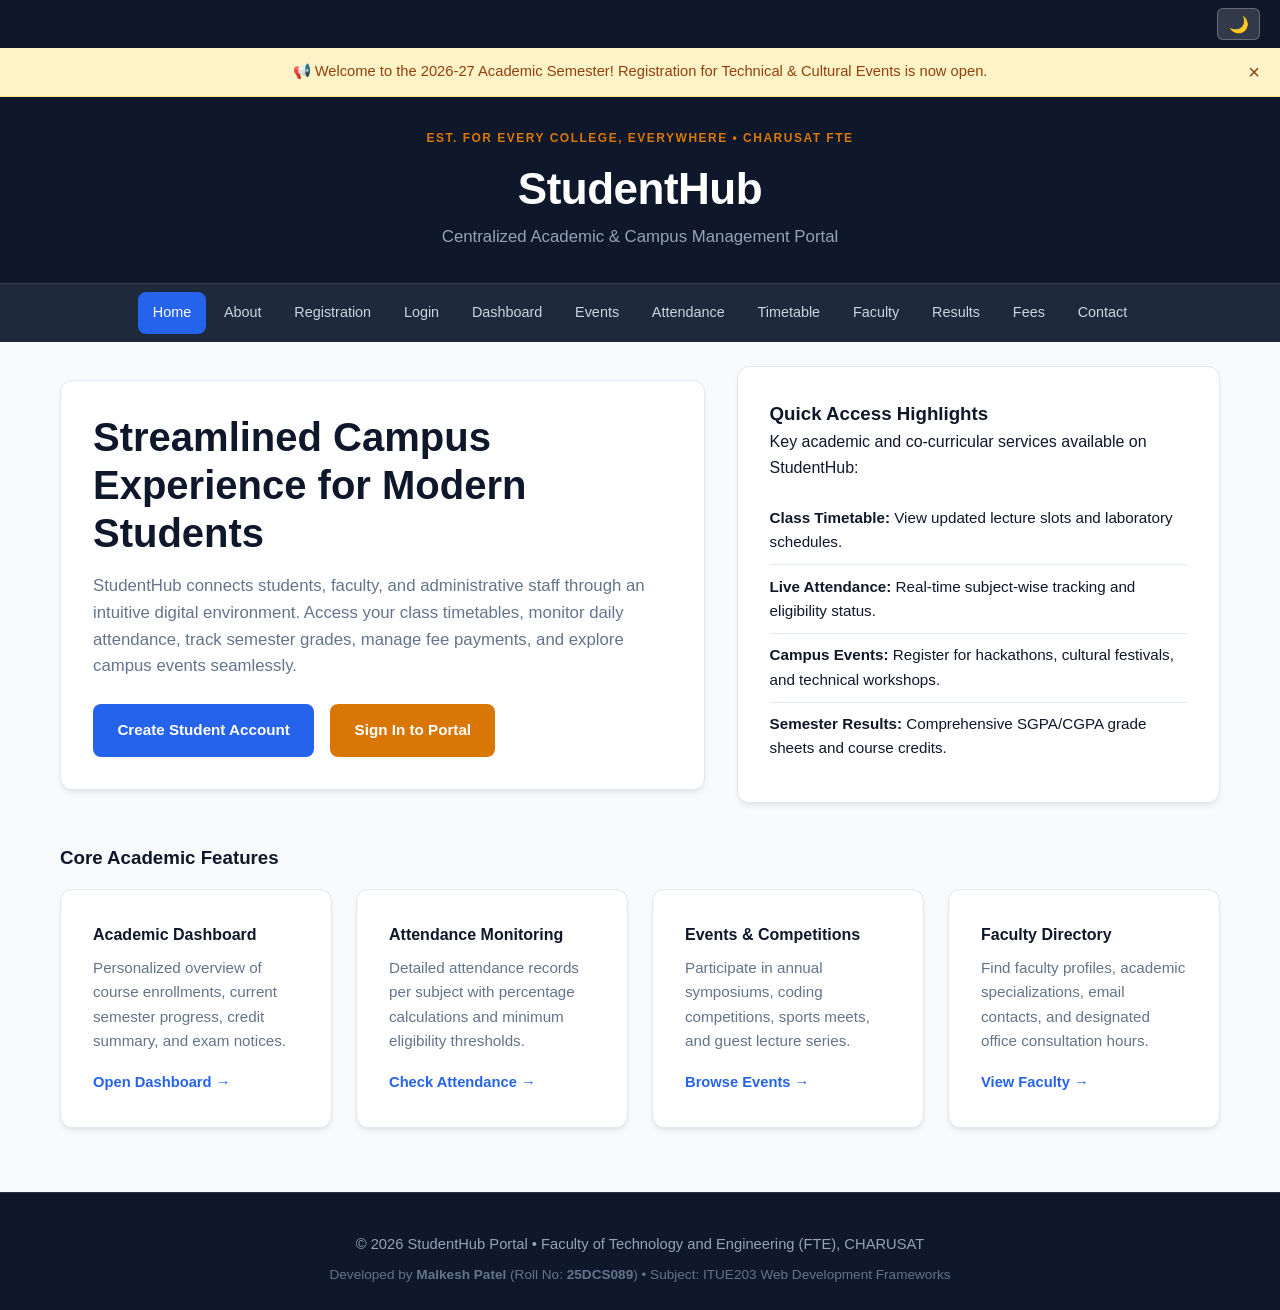
<file: index.html>
<!DOCTYPE html>
<html lang="en">
<head>
  <meta charset="UTF-8" />
  <meta name="viewport" content="width=device-width, initial-scale=1.0" />
  <title>StudentHub | College Academic Portal</title>
  <link rel="stylesheet" href="style.css" />
</head>
<body>
  <div class="top-tools">
    <button class="theme-btn" type="button" aria-label="Switch theme" onclick="toggleTheme()">🌙</button>
    <button class="menu-btn" type="button" aria-label="Toggle menu" onclick="toggleMenu()">☰</button>
  </div>

  <div class="site-banner" id="banner">
    📢 Welcome to the 2026-27 Academic Semester! Registration for Technical & Cultural Events is now open.
    <button class="banner-close" type="button" aria-label="Close banner" onclick="closeBanner()">×</button>
  </div>

  <header class="site-header">
    <div class="topbar">EST. FOR EVERY COLLEGE, EVERYWHERE • CHARUSAT FTE</div>
    <div class="header-content">
      <h1>StudentHub</h1>
      <p>Centralized Academic & Campus Management Portal</p>
    </div>
  </header>

  <nav class="navbar" id="menu" aria-label="Main navigation">
    <a class="active" href="index.html">Home</a>
    <a href="about.html">About</a>
    <a href="registration.html">Registration</a>
    <a href="login.html">Login</a>
    <a href="dashboard.html">Dashboard</a>
    <a href="events.html">Events</a>
    <a href="attendence.html">Attendance</a>
    <a href="timetable.html">Timetable</a>
    <a href="faculty.html">Faculty</a>
    <a href="results.html">Results</a>
    <a href="fees.html">Fees</a>
    <a href="contact.html">Contact</a>
  </nav>

  <main class="section">
    <div class="container">
      <div class="hero">
        <div class="hero-copy">
          <h2>Streamlined Campus Experience for Modern Students</h2>
          <p>StudentHub connects students, faculty, and administrative staff through an intuitive digital environment. Access your class timetables, monitor daily attendance, track semester grades, manage fee payments, and explore campus events seamlessly.</p>
          <div class="hero-actions">
            <a class="btn btn-primary" href="registration.html">Create Student Account</a>
            <a class="btn btn-secondary" href="login.html">Sign In to Portal</a>
          </div>
        </div>

        <div class="hero-panel">
          <h3>Quick Access Highlights</h3>
          <p class="muted">Key academic and co-curricular services available on StudentHub:</p>
          <ul class="quick-links">
            <li><strong>Class Timetable:</strong> View updated lecture slots and laboratory schedules.</li>
            <li><strong>Live Attendance:</strong> Real-time subject-wise tracking and eligibility status.</li>
            <li><strong>Campus Events:</strong> Register for hackathons, cultural festivals, and technical workshops.</li>
            <li><strong>Semester Results:</strong> Comprehensive SGPA/CGPA grade sheets and course credits.</li>
          </ul>
        </div>
      </div>

      <section class="portal-features" style="margin-top: 2.5rem;">
        <h3 class="section-title">Core Academic Features</h3>
        <div class="features-grid">
          <article class="card">
            <h4>Academic Dashboard</h4>
            <p>Personalized overview of course enrollments, current semester progress, credit summary, and exam notices.</p>
            <a href="dashboard.html" class="link-arrow">Open Dashboard →</a>
          </article>
          <article class="card">
            <h4>Attendance Monitoring</h4>
            <p>Detailed attendance records per subject with percentage calculations and minimum eligibility thresholds.</p>
            <a href="attendence.html" class="link-arrow">Check Attendance →</a>
          </article>
          <article class="card">
            <h4>Events & Competitions</h4>
            <p>Participate in annual symposiums, coding competitions, sports meets, and guest lecture series.</p>
            <a href="events.html" class="link-arrow">Browse Events →</a>
          </article>
          <article class="card">
            <h4>Faculty Directory</h4>
            <p>Find faculty profiles, academic specializations, email contacts, and designated office consultation hours.</p>
            <a href="faculty.html" class="link-arrow">View Faculty →</a>
          </article>
        </div>
      </section>
    </div>
  </main>

  <footer class="footer">
    <div class="container">
      <p>&copy; 2026 StudentHub Portal • Faculty of Technology and Engineering (FTE), CHARUSAT</p>
      <p class="sub-footer">Developed by <strong>Malkesh Patel</strong> (Roll No: <strong>25DCS089</strong>) • Subject: ITUE203 Web Development Frameworks</p>
    </div>
  </footer>

  <script src="script.js"></script>
</body>
</html>
</file>
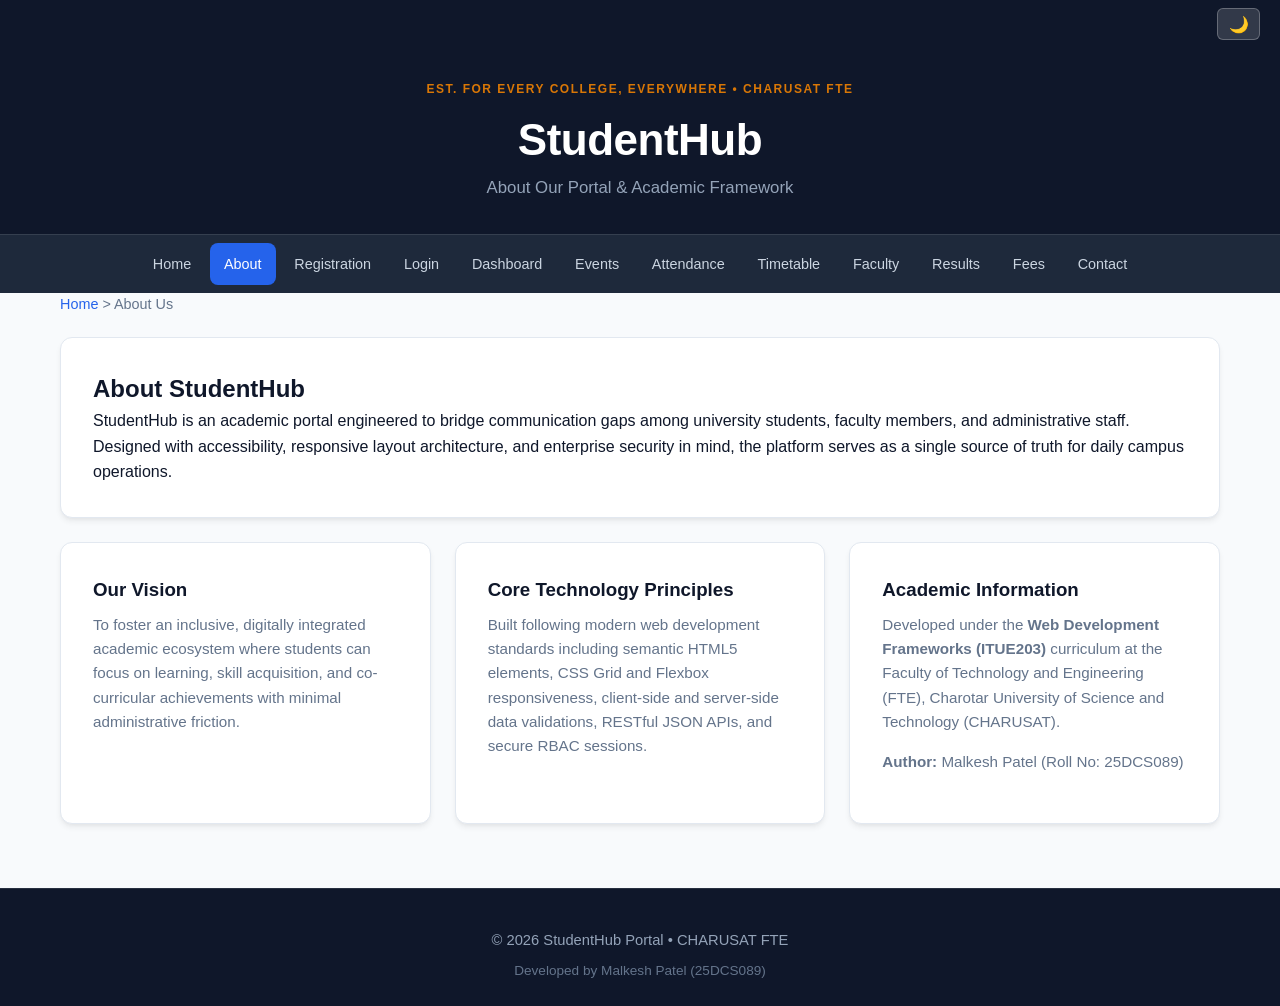
<file: about.html>
<!DOCTYPE html>
<html lang="en">
<head>
  <meta charset="UTF-8" />
  <meta name="viewport" content="width=device-width, initial-scale=1.0" />
  <title>StudentHub | About Us</title>
  <link rel="stylesheet" href="style.css" />
</head>
<body>
  <div class="top-tools">
    <button class="theme-btn" type="button" aria-label="Switch theme" onclick="toggleTheme()">🌙</button>
    <button class="menu-btn" type="button" aria-label="Toggle menu" onclick="toggleMenu()">☰</button>
  </div>

  <header class="site-header">
    <div class="topbar">EST. FOR EVERY COLLEGE, EVERYWHERE • CHARUSAT FTE</div>
    <div class="header-content">
      <h1>StudentHub</h1>
      <p>About Our Portal & Academic Framework</p>
    </div>
  </header>

  <nav class="navbar" id="menu" aria-label="Main navigation">
    <a href="index.html">Home</a>
    <a class="active" href="about.html">About</a>
    <a href="registration.html">Registration</a>
    <a href="login.html">Login</a>
    <a href="dashboard.html">Dashboard</a>
    <a href="events.html">Events</a>
    <a href="attendence.html">Attendance</a>
    <a href="timetable.html">Timetable</a>
    <a href="faculty.html">Faculty</a>
    <a href="results.html">Results</a>
    <a href="fees.html">Fees</a>
    <a href="contact.html">Contact</a>
  </nav>

  <main class="section">
    <div class="container">
      <nav class="breadcrumb" aria-label="Breadcrumb">
        <a href="index.html">Home</a> &gt; <span>About Us</span>
      </nav>

      <section class="panel">
        <h2>About StudentHub</h2>
        <p>StudentHub is an academic portal engineered to bridge communication gaps among university students, faculty members, and administrative staff. Designed with accessibility, responsive layout architecture, and enterprise security in mind, the platform serves as a single source of truth for daily campus operations.</p>
      </section>

      <div class="about-grid" style="display: grid; grid-template-columns: repeat(auto-fit, minmax(300px, 1fr)); gap: 1.5rem; margin-top: 1.5rem;">
        <article class="card">
          <h3>Our Vision</h3>
          <p>To foster an inclusive, digitally integrated academic ecosystem where students can focus on learning, skill acquisition, and co-curricular achievements with minimal administrative friction.</p>
        </article>

        <article class="card">
          <h3>Core Technology Principles</h3>
          <p>Built following modern web development standards including semantic HTML5 elements, CSS Grid and Flexbox responsiveness, client-side and server-side data validations, RESTful JSON APIs, and secure RBAC sessions.</p>
        </article>

        <article class="card">
          <h3>Academic Information</h3>
          <p>Developed under the <strong>Web Development Frameworks (ITUE203)</strong> curriculum at the Faculty of Technology and Engineering (FTE), Charotar University of Science and Technology (CHARUSAT).</p>
          <p><strong>Author:</strong> Malkesh Patel (Roll No: 25DCS089)</p>
        </article>
      </div>
    </div>
  </main>

  <footer class="footer">
    <div class="container">
      <p>&copy; 2026 StudentHub Portal • CHARUSAT FTE</p>
      <p class="sub-footer">Developed by Malkesh Patel (25DCS089)</p>
    </div>
  </footer>

  <script src="script.js"></script>
</body>
</html>
</file>
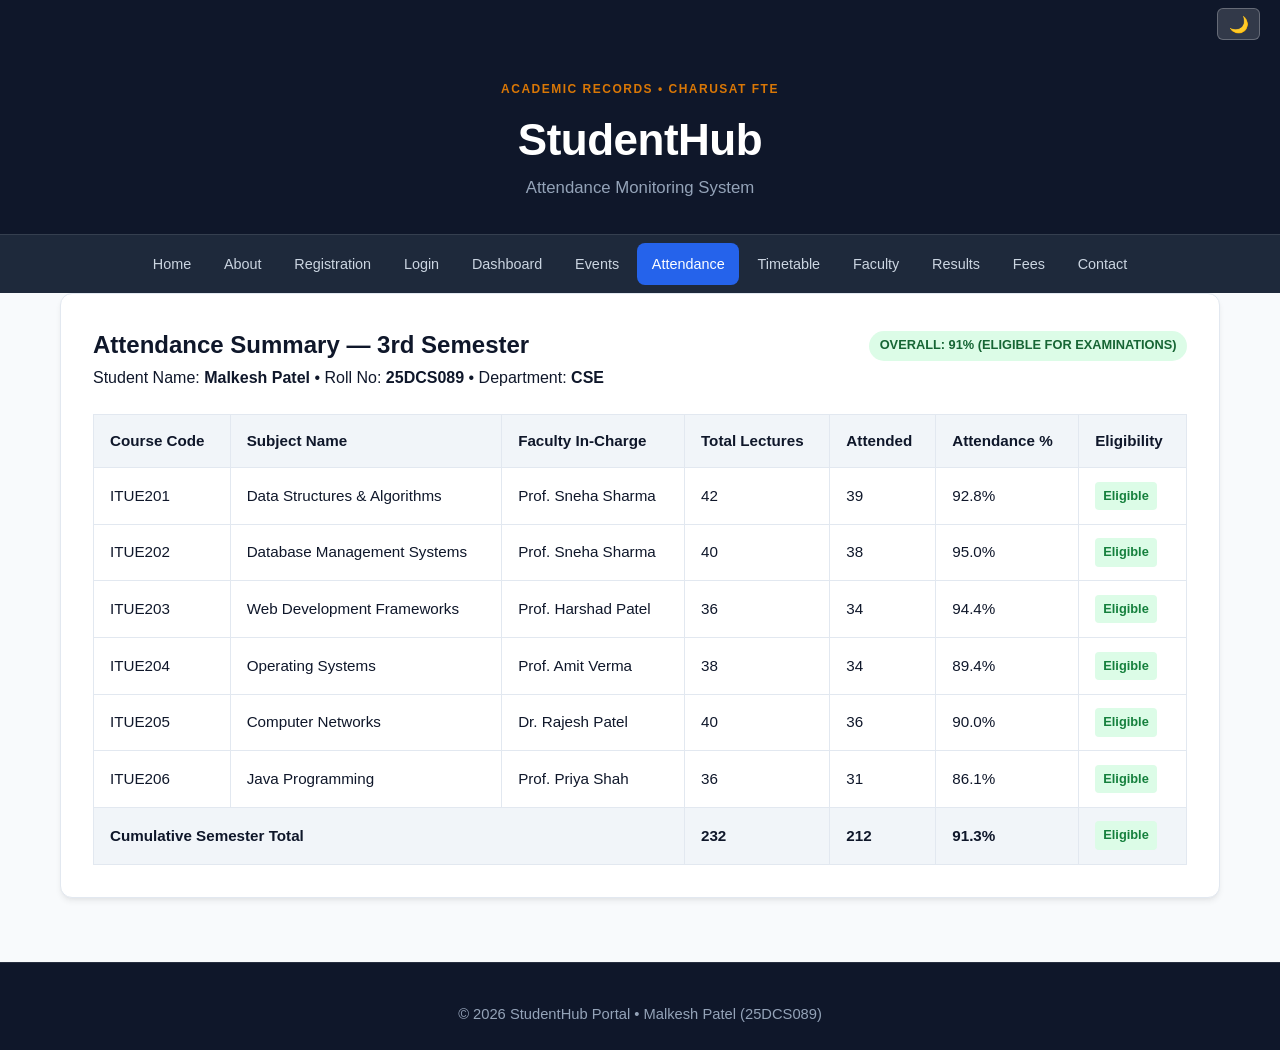
<file: attendence.html>
<!DOCTYPE html>
<html lang="en">
<head>
  <meta charset="UTF-8" />
  <meta name="viewport" content="width=device-width, initial-scale=1.0" />
  <title>StudentHub | Subject Attendance</title>
  <link rel="stylesheet" href="style.css" />
</head>
<body>
  <div class="top-tools">
    <button class="theme-btn" type="button" aria-label="Switch theme" onclick="toggleTheme()">🌙</button>
    <button class="menu-btn" type="button" aria-label="Toggle menu" onclick="toggleMenu()">☰</button>
  </div>

  <header class="site-header">
    <div class="topbar">ACADEMIC RECORDS • CHARUSAT FTE</div>
    <div class="header-content">
      <h1>StudentHub</h1>
      <p>Attendance Monitoring System</p>
    </div>
  </header>

  <nav class="navbar" id="menu" aria-label="Main navigation">
    <a href="index.html">Home</a>
    <a href="about.html">About</a>
    <a href="registration.html">Registration</a>
    <a href="login.html">Login</a>
    <a href="dashboard.html">Dashboard</a>
    <a href="events.html">Events</a>
    <a class="active" href="attendence.html">Attendance</a>
    <a href="timetable.html">Timetable</a>
    <a href="faculty.html">Faculty</a>
    <a href="results.html">Results</a>
    <a href="fees.html">Fees</a>
    <a href="contact.html">Contact</a>
  </nav>

  <main class="section">
    <div class="container">
      <section class="panel">
        <div style="display: flex; justify-content: space-between; align-items: center; flex-wrap: wrap;">
          <h2>Attendance Summary — 3rd Semester</h2>
          <div class="badge badge-success">Overall: 91% (Eligible for Examinations)</div>
        </div>
        <p class="muted">Student Name: <strong>Malkesh Patel</strong> • Roll No: <strong>25DCS089</strong> • Department: <strong>CSE</strong></p>

        <div style="overflow-x: auto; margin-top: 1.5rem;">
          <table class="table-responsive" style="width: 100%; border-collapse: collapse;">
            <thead>
              <tr style="background: var(--bg-alt); text-align: left;">
                <th>Course Code</th>
                <th>Subject Name</th>
                <th>Faculty In-Charge</th>
                <th>Total Lectures</th>
                <th>Attended</th>
                <th>Attendance %</th>
                <th>Eligibility</th>
              </tr>
            </thead>
            <tbody>
              <tr>
                <td>ITUE201</td>
                <td>Data Structures & Algorithms</td>
                <td>Prof. Sneha Sharma</td>
                <td>42</td>
                <td>39</td>
                <td>92.8%</td>
                <td><span class="status-tag status-eligible">Eligible</span></td>
              </tr>
              <tr>
                <td>ITUE202</td>
                <td>Database Management Systems</td>
                <td>Prof. Sneha Sharma</td>
                <td>40</td>
                <td>38</td>
                <td>95.0%</td>
                <td><span class="status-tag status-eligible">Eligible</span></td>
              </tr>
              <tr>
                <td>ITUE203</td>
                <td>Web Development Frameworks</td>
                <td>Prof. Harshad Patel</td>
                <td>36</td>
                <td>34</td>
                <td>94.4%</td>
                <td><span class="status-tag status-eligible">Eligible</span></td>
              </tr>
              <tr>
                <td>ITUE204</td>
                <td>Operating Systems</td>
                <td>Prof. Amit Verma</td>
                <td>38</td>
                <td>34</td>
                <td>89.4%</td>
                <td><span class="status-tag status-eligible">Eligible</span></td>
              </tr>
              <tr>
                <td>ITUE205</td>
                <td>Computer Networks</td>
                <td>Dr. Rajesh Patel</td>
                <td>40</td>
                <td>36</td>
                <td>90.0%</td>
                <td><span class="status-tag status-eligible">Eligible</span></td>
              </tr>
              <tr>
                <td>ITUE206</td>
                <td>Java Programming</td>
                <td>Prof. Priya Shah</td>
                <td>36</td>
                <td>31</td>
                <td>86.1%</td>
                <td><span class="status-tag status-eligible">Eligible</span></td>
              </tr>
            </tbody>
            <tfoot>
              <tr style="font-weight: bold; background: var(--bg-alt);">
                <td colspan="3">Cumulative Semester Total</td>
                <td>232</td>
                <td>212</td>
                <td>91.3%</td>
                <td><span class="status-tag status-eligible">Eligible</span></td>
              </tr>
            </tfoot>
          </table>
        </div>
      </section>
    </div>
  </main>

  <footer class="footer">
    <div class="container">
      <p>&copy; 2026 StudentHub Portal • Malkesh Patel (25DCS089)</p>
    </div>
  </footer>

  <script src="script.js"></script>
</body>
</html>
</file>
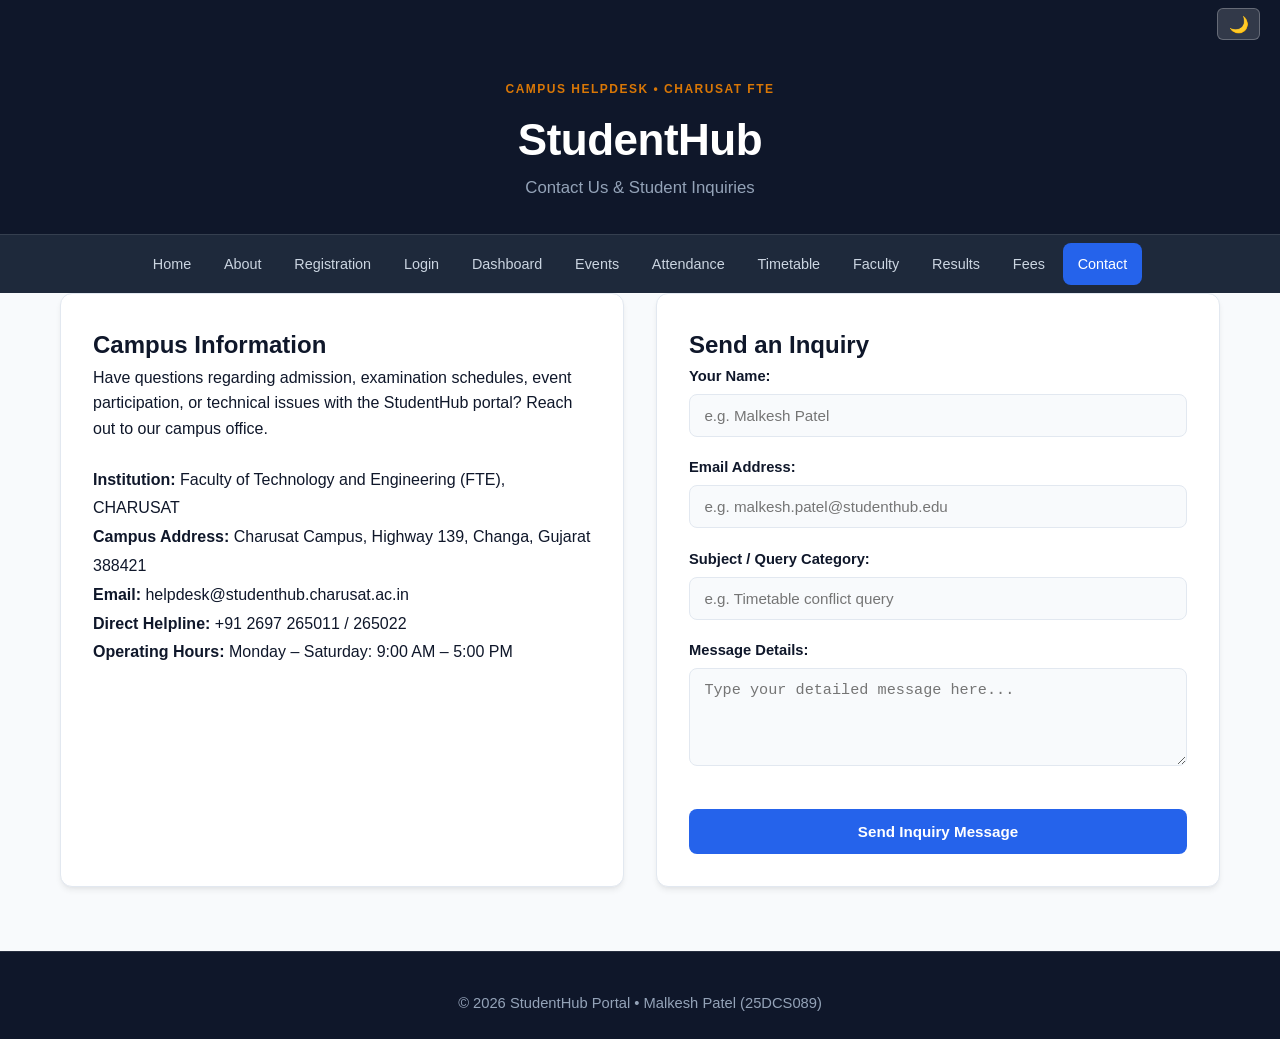
<file: contact.html>
<!DOCTYPE html>
<html lang="en">
<head>
  <meta charset="UTF-8" />
  <meta name="viewport" content="width=device-width, initial-scale=1.0" />
  <title>StudentHub | Contact & Inquiries</title>
  <link rel="stylesheet" href="style.css" />
</head>
<body>
  <div class="top-tools">
    <button class="theme-btn" type="button" aria-label="Switch theme" onclick="toggleTheme()">🌙</button>
    <button class="menu-btn" type="button" aria-label="Toggle menu" onclick="toggleMenu()">☰</button>
  </div>

  <header class="site-header">
    <div class="topbar">CAMPUS HELPDESK • CHARUSAT FTE</div>
    <div class="header-content">
      <h1>StudentHub</h1>
      <p>Contact Us & Student Inquiries</p>
    </div>
  </header>

  <nav class="navbar" id="menu" aria-label="Main navigation">
    <a href="index.html">Home</a>
    <a href="about.html">About</a>
    <a href="registration.html">Registration</a>
    <a href="login.html">Login</a>
    <a href="dashboard.html">Dashboard</a>
    <a href="events.html">Events</a>
    <a href="attendence.html">Attendance</a>
    <a href="timetable.html">Timetable</a>
    <a href="faculty.html">Faculty</a>
    <a href="results.html">Results</a>
    <a href="fees.html">Fees</a>
    <a class="active" href="contact.html">Contact</a>
  </nav>

  <main class="section">
    <div class="container">
      <div class="contact-grid" style="display: grid; grid-template-columns: 1fr 1fr; gap: 2rem;">
        <section class="panel">
          <h2>Campus Information</h2>
          <p>Have questions regarding admission, examination schedules, event participation, or technical issues with the StudentHub portal? Reach out to our campus office.</p>

          <div class="info-block" style="margin-top: 1.5rem; line-height: 1.8;">
            <p><strong>Institution:</strong> Faculty of Technology and Engineering (FTE), CHARUSAT</p>
            <p><strong>Campus Address:</strong> Charusat Campus, Highway 139, Changa, Gujarat 388421</p>
            <p><strong>Email:</strong> helpdesk@studenthub.charusat.ac.in</p>
            <p><strong>Direct Helpline:</strong> +91 2697 265011 / 265022</p>
            <p><strong>Operating Hours:</strong> Monday – Saturday: 9:00 AM – 5:00 PM</p>
          </div>
        </section>

        <section class="form-card">
          <h2>Send an Inquiry</h2>
          <form action="process_contact.php" method="POST" id="contactForm">
            <div class="form-group">
              <label for="contactName">Your Name:</label>
              <input type="text" id="contactName" name="name" placeholder="e.g. Malkesh Patel" required />
            </div>

            <div class="form-group">
              <label for="contactEmail">Email Address:</label>
              <input type="email" id="contactEmail" name="email" placeholder="e.g. malkesh.patel@studenthub.edu" required />
            </div>

            <div class="form-group">
              <label for="contactSubject">Subject / Query Category:</label>
              <input type="text" id="contactSubject" name="subject" placeholder="e.g. Timetable conflict query" required />
            </div>

            <div class="form-group">
              <label for="contactMessage">Message Details:</label>
              <textarea id="contactMessage" name="message" rows="4" placeholder="Type your detailed message here..." required></textarea>
            </div>

            <button class="btn btn-primary" type="submit" style="width: 100%; margin-top: 1rem;">Send Inquiry Message</button>
          </form>
        </section>
      </div>
    </div>
  </main>

  <footer class="footer">
    <div class="container">
      <p>&copy; 2026 StudentHub Portal • Malkesh Patel (25DCS089)</p>
    </div>
  </footer>

  <script src="script.js"></script>
</body>
</html>
</file>
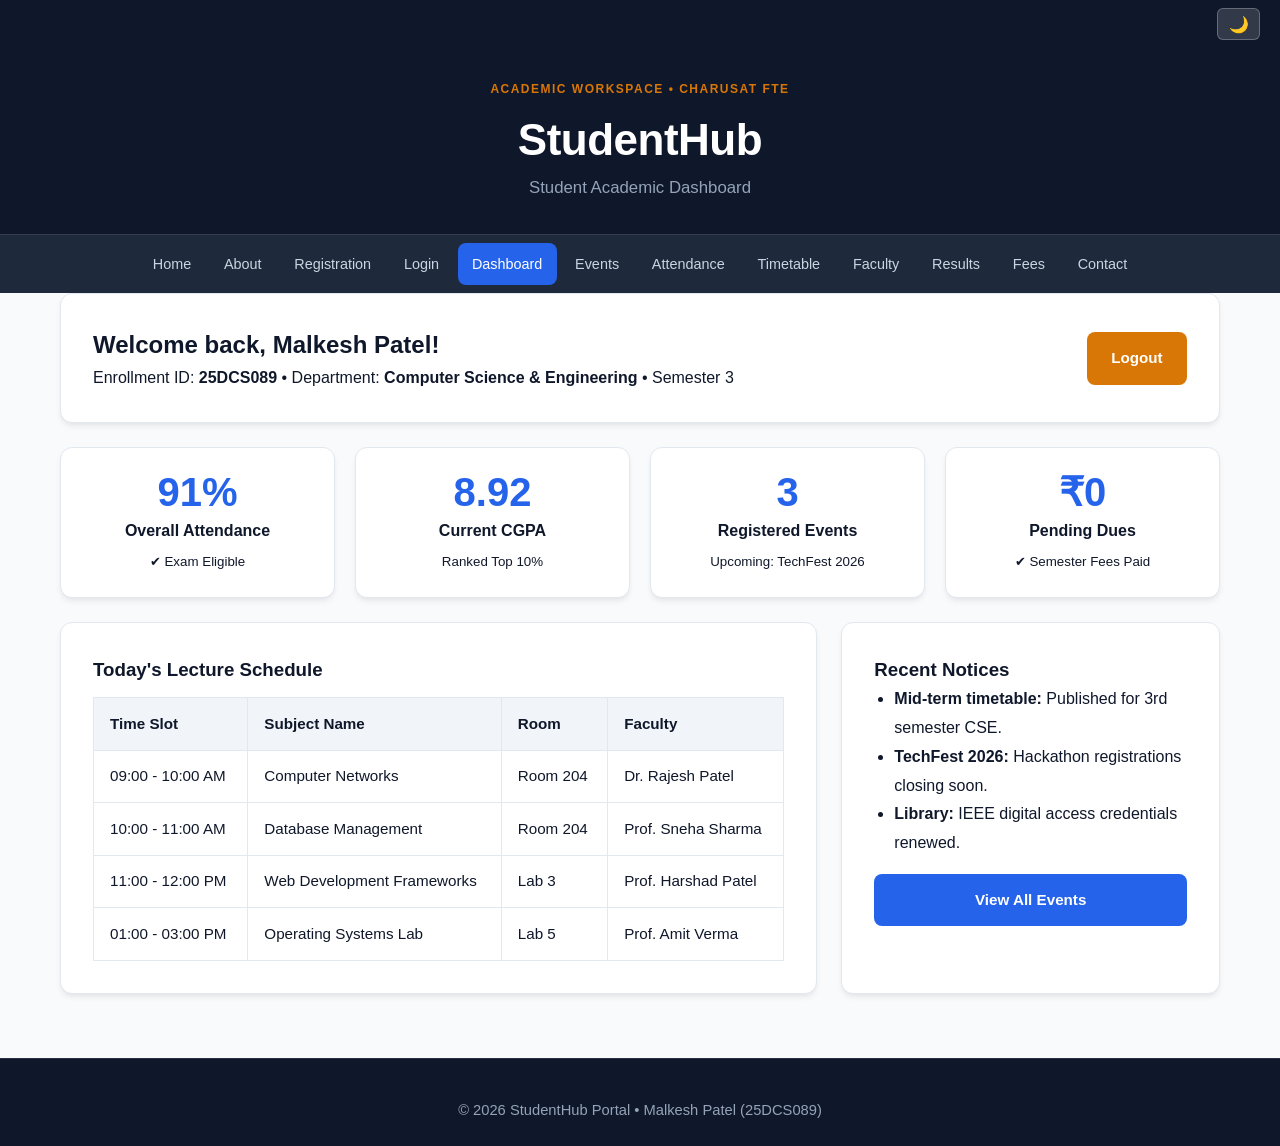
<file: dashboard.html>
<!DOCTYPE html>
<html lang="en">
<head>
  <meta charset="UTF-8" />
  <meta name="viewport" content="width=device-width, initial-scale=1.0" />
  <title>StudentHub | Student Dashboard</title>
  <link rel="stylesheet" href="style.css" />
</head>
<body>
  <div class="top-tools">
    <button class="theme-btn" type="button" aria-label="Switch theme" onclick="toggleTheme()">🌙</button>
    <button class="menu-btn" type="button" aria-label="Toggle menu" onclick="toggleMenu()">☰</button>
  </div>

  <header class="site-header">
    <div class="topbar">ACADEMIC WORKSPACE • CHARUSAT FTE</div>
    <div class="header-content">
      <h1>StudentHub</h1>
      <p>Student Academic Dashboard</p>
    </div>
  </header>

  <nav class="navbar" id="menu" aria-label="Main navigation">
    <a href="index.html">Home</a>
    <a href="about.html">About</a>
    <a href="registration.html">Registration</a>
    <a href="login.html">Login</a>
    <a class="active" href="dashboard.html">Dashboard</a>
    <a href="events.html">Events</a>
    <a href="attendence.html">Attendance</a>
    <a href="timetable.html">Timetable</a>
    <a href="faculty.html">Faculty</a>
    <a href="results.html">Results</a>
    <a href="fees.html">Fees</a>
    <a href="contact.html">Contact</a>
  </nav>

  <main class="section">
    <div class="container">
      <section class="panel welcome-panel">
        <div class="welcome-header" style="display: flex; justify-content: space-between; align-items: center; flex-wrap: wrap; gap: 1rem;">
          <div>
            <h2>Welcome back, Malkesh Patel!</h2>
            <p class="muted">Enrollment ID: <strong>25DCS089</strong> • Department: <strong>Computer Science & Engineering</strong> • Semester 3</p>
          </div>
          <a class="btn btn-secondary" href="login.html">Logout</a>
        </div>
      </section>

      <section class="metrics-grid" style="display: grid; grid-template-columns: repeat(auto-fit, minmax(220px, 1fr)); gap: 1.25rem; margin-top: 1.5rem;">
        <div class="metric-card card">
          <div class="metric-num">91%</div>
          <div class="metric-label">Overall Attendance</div>
          <small class="text-success">✔ Exam Eligible</small>
        </div>
        <div class="metric-card card">
          <div class="metric-num">8.92</div>
          <div class="metric-label">Current CGPA</div>
          <small class="text-info">Ranked Top 10%</small>
        </div>
        <div class="metric-card card">
          <div class="metric-num">3</div>
          <div class="metric-label">Registered Events</div>
          <small class="text-primary">Upcoming: TechFest 2026</small>
        </div>
        <div class="metric-card card">
          <div class="metric-num">₹0</div>
          <div class="metric-label">Pending Dues</div>
          <small class="text-success">✔ Semester Fees Paid</small>
        </div>
      </section>

      <div class="dashboard-columns" style="display: grid; grid-template-columns: 2fr 1fr; gap: 1.5rem; margin-top: 1.5rem;">
        <section class="panel">
          <h3>Today's Lecture Schedule</h3>
          <table class="table-responsive" style="width: 100%; border-collapse: collapse; margin-top: 0.75rem;">
            <thead>
              <tr style="text-align: left; background: var(--bg-alt);">
                <th>Time Slot</th>
                <th>Subject Name</th>
                <th>Room</th>
                <th>Faculty</th>
              </tr>
            </thead>
            <tbody>
              <tr>
                <td>09:00 - 10:00 AM</td>
                <td>Computer Networks</td>
                <td>Room 204</td>
                <td>Dr. Rajesh Patel</td>
              </tr>
              <tr>
                <td>10:00 - 11:00 AM</td>
                <td>Database Management</td>
                <td>Room 204</td>
                <td>Prof. Sneha Sharma</td>
              </tr>
              <tr>
                <td>11:00 - 12:00 PM</td>
                <td>Web Development Frameworks</td>
                <td>Lab 3</td>
                <td>Prof. Harshad Patel</td>
              </tr>
              <tr>
                <td>01:00 - 03:00 PM</td>
                <td>Operating Systems Lab</td>
                <td>Lab 5</td>
                <td>Prof. Amit Verma</td>
              </tr>
            </tbody>
          </table>
        </section>

        <section class="panel">
          <h3>Recent Notices</h3>
          <ul class="notice-list" style="padding-left: 1.25rem; line-height: 1.8;">
            <li><strong>Mid-term timetable:</strong> Published for 3rd semester CSE.</li>
            <li><strong>TechFest 2026:</strong> Hackathon registrations closing soon.</li>
            <li><strong>Library:</strong> IEEE digital access credentials renewed.</li>
          </ul>
          <a class="btn btn-primary" href="events.html" style="width: 100%; margin-top: 1rem;">View All Events</a>
        </section>
      </div>
    </div>
  </main>

  <footer class="footer">
    <div class="container">
      <p>&copy; 2026 StudentHub Portal • Malkesh Patel (25DCS089)</p>
    </div>
  </footer>

  <script src="script.js"></script>
</body>
</html>
</file>
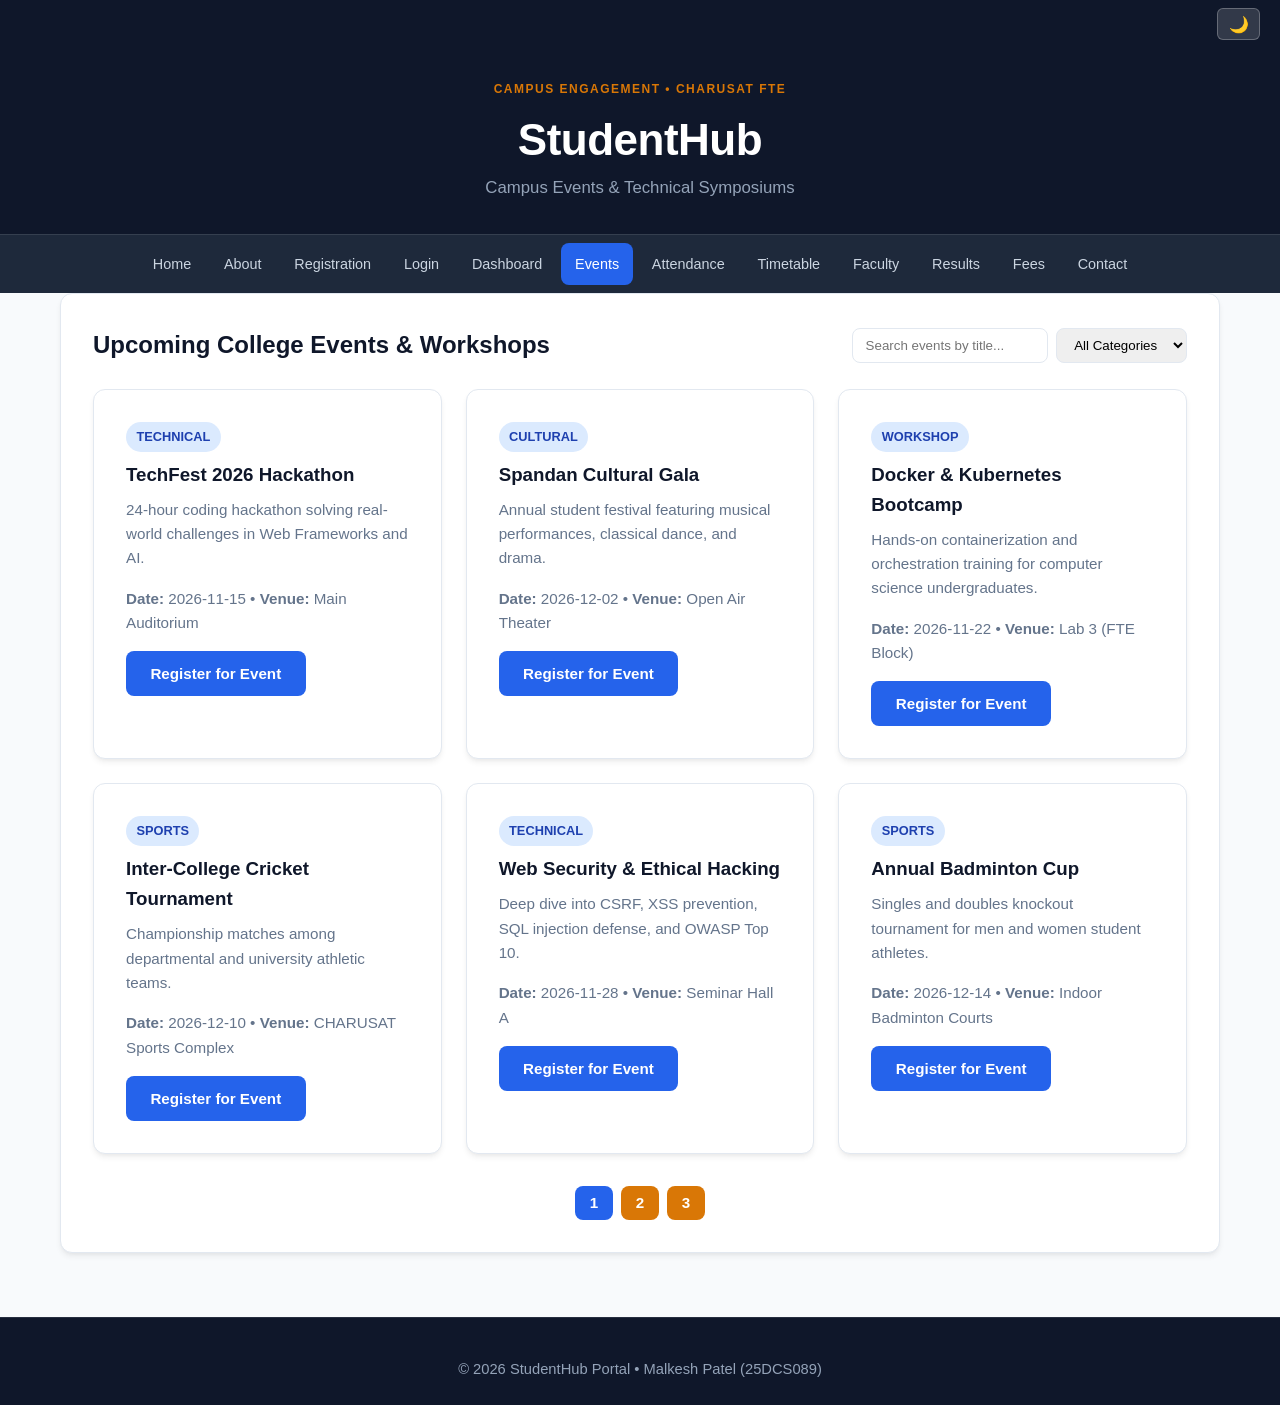
<file: events.html>
<!DOCTYPE html>
<html lang="en">
<head>
  <meta charset="UTF-8" />
  <meta name="viewport" content="width=device-width, initial-scale=1.0" />
  <title>StudentHub | Campus Events</title>
  <link rel="stylesheet" href="style.css" />
</head>
<body>
  <div class="top-tools">
    <button class="theme-btn" type="button" aria-label="Switch theme" onclick="toggleTheme()">🌙</button>
    <button class="menu-btn" type="button" aria-label="Toggle menu" onclick="toggleMenu()">☰</button>
  </div>

  <header class="site-header">
    <div class="topbar">CAMPUS ENGAGEMENT • CHARUSAT FTE</div>
    <div class="header-content">
      <h1>StudentHub</h1>
      <p>Campus Events & Technical Symposiums</p>
    </div>
  </header>

  <nav class="navbar" id="menu" aria-label="Main navigation">
    <a href="index.html">Home</a>
    <a href="about.html">About</a>
    <a href="registration.html">Registration</a>
    <a href="login.html">Login</a>
    <a href="dashboard.html">Dashboard</a>
    <a class="active" href="events.html">Events</a>
    <a href="attendence.html">Attendance</a>
    <a href="timetable.html">Timetable</a>
    <a href="faculty.html">Faculty</a>
    <a href="results.html">Results</a>
    <a href="fees.html">Fees</a>
    <a href="contact.html">Contact</a>
  </nav>

  <main class="section">
    <div class="container">
      <section class="panel">
        <div style="display: flex; justify-content: space-between; align-items: center; flex-wrap: wrap; gap: 1rem;">
          <h2>Upcoming College Events & Workshops</h2>
          <div class="search-box" style="display: flex; gap: 0.5rem;">
            <input type="text" id="eventSearchInput" placeholder="Search events by title..." style="padding: 0.5rem 0.8rem; border-radius: 8px; border: 1px solid var(--border);" />
            <select id="eventCategoryFilter" style="padding: 0.5rem 0.8rem; border-radius: 8px; border: 1px solid var(--border);">
              <option value="all">All Categories</option>
              <option value="Technical">Technical</option>
              <option value="Cultural">Cultural</option>
              <option value="Sports">Sports</option>
              <option value="Workshop">Workshop</option>
            </select>
          </div>
        </div>

        <div id="eventsContainer" class="events-grid" style="display: grid; grid-template-columns: repeat(auto-fit, minmax(300px, 1fr)); gap: 1.5rem; margin-top: 1.5rem;">
          <article class="card">
            <span class="badge badge-primary">Technical</span>
            <h3>TechFest 2026 - Hackathon</h3>
            <p>Annual 24-hour coding hackathon focusing on AI, Cloud, and Web Framework solutions.</p>
            <p><strong>Date:</strong> 15 Nov 2026 • <strong>Venue:</strong> Auditorium</p>
            <button class="btn btn-primary" onclick="alert('Registered successfully!')">Register</button>
          </article>
          <article class="card">
            <span class="badge badge-secondary">Cultural</span>
            <h3>Spandan Cultural Gala</h3>
            <p>Annual youth festival featuring music competitions, drama, and fine arts exhibits.</p>
            <p><strong>Date:</strong> 02 Dec 2026 • <strong>Venue:</strong> Open Air Theater</p>
            <button class="btn btn-secondary" onclick="alert('Registered successfully!')">Register</button>
          </article>
          <article class="card">
            <span class="badge badge-primary">Workshop</span>
            <h3>Docker & Microservices Bootcamp</h3>
            <p>Hands-on architectural workshop covering containerization and scalable backend deployment.</p>
            <p><strong>Date:</strong> 18 Dec 2026 • <strong>Venue:</strong> Lab 3</p>
            <button class="btn btn-primary" onclick="alert('Registered successfully!')">Register</button>
          </article>
        </div>

        <div class="pagination-controls" id="eventsPagination" style="display: flex; justify-content: center; gap: 0.5rem; margin-top: 2rem;">
          <!-- Populated by JS -->
        </div>
      </section>
    </div>
  </main>

  <footer class="footer">
    <div class="container">
      <p>&copy; 2026 StudentHub Portal • Malkesh Patel (25DCS089)</p>
    </div>
  </footer>

  <script src="script.js"></script>
</body>
</html>
</file>
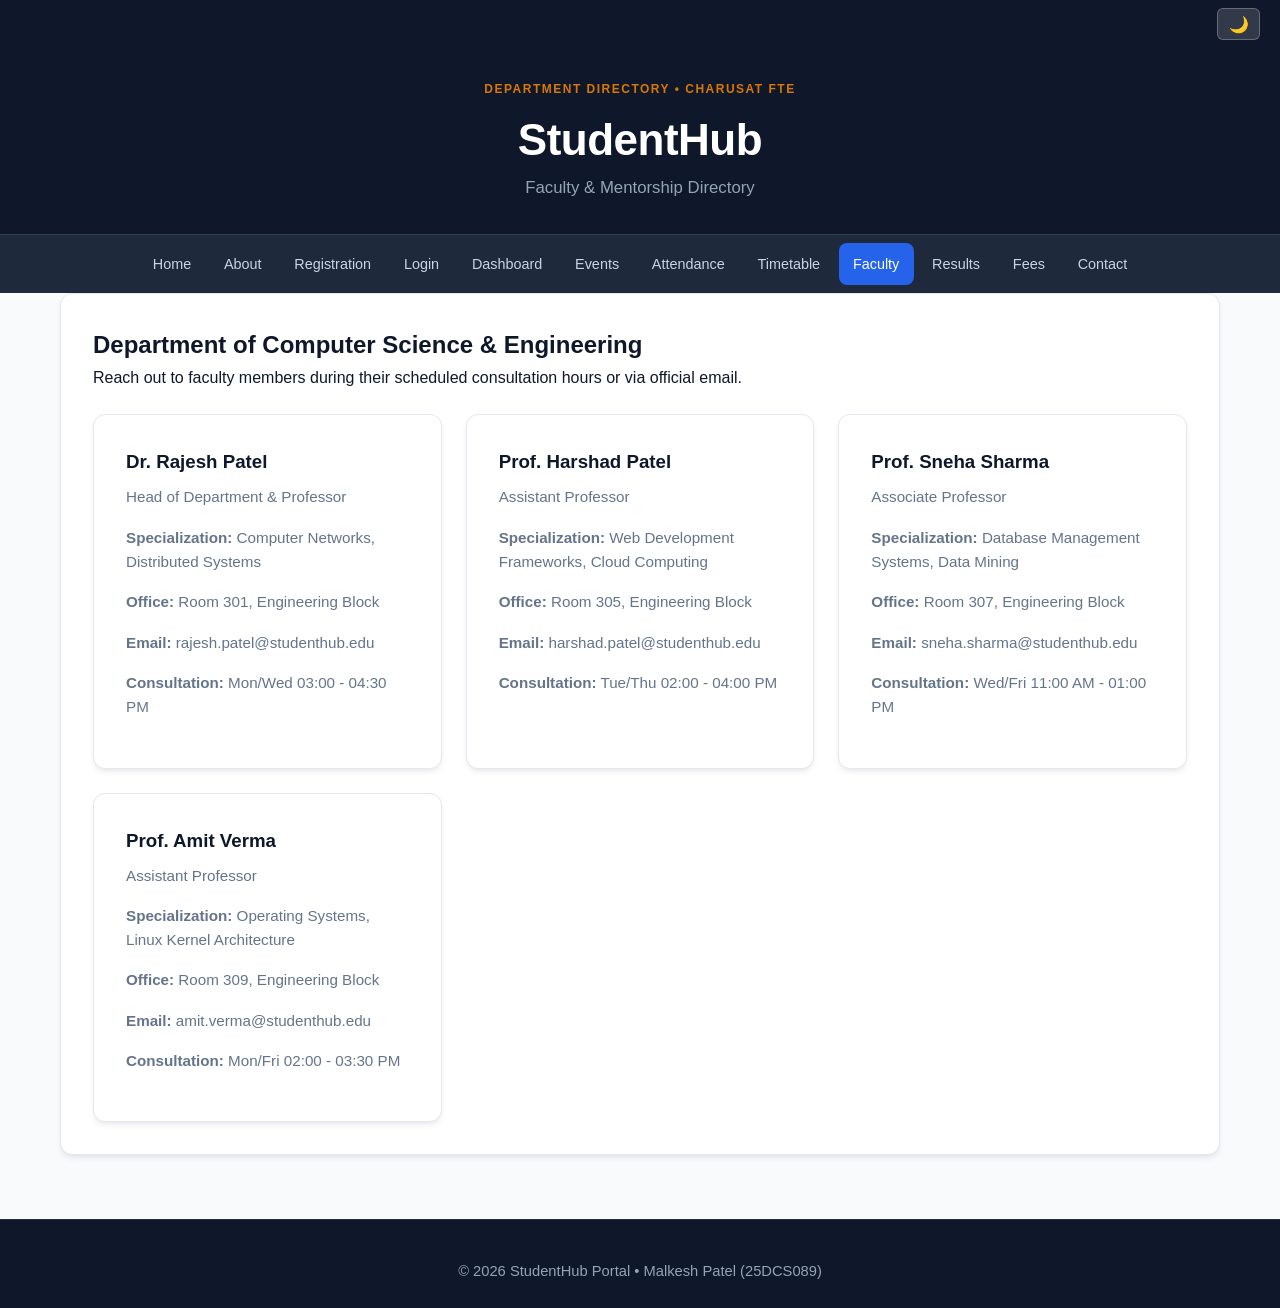
<file: faculty.html>
<!DOCTYPE html>
<html lang="en">
<head>
  <meta charset="UTF-8" />
  <meta name="viewport" content="width=device-width, initial-scale=1.0" />
  <title>StudentHub | Faculty Directory</title>
  <link rel="stylesheet" href="style.css" />
</head>
<body>
  <div class="top-tools">
    <button class="theme-btn" type="button" aria-label="Switch theme" onclick="toggleTheme()">🌙</button>
    <button class="menu-btn" type="button" aria-label="Toggle menu" onclick="toggleMenu()">☰</button>
  </div>

  <header class="site-header">
    <div class="topbar">DEPARTMENT DIRECTORY • CHARUSAT FTE</div>
    <div class="header-content">
      <h1>StudentHub</h1>
      <p>Faculty & Mentorship Directory</p>
    </div>
  </header>

  <nav class="navbar" id="menu" aria-label="Main navigation">
    <a href="index.html">Home</a>
    <a href="about.html">About</a>
    <a href="registration.html">Registration</a>
    <a href="login.html">Login</a>
    <a href="dashboard.html">Dashboard</a>
    <a href="events.html">Events</a>
    <a href="attendence.html">Attendance</a>
    <a href="timetable.html">Timetable</a>
    <a class="active" href="faculty.html">Faculty</a>
    <a href="results.html">Results</a>
    <a href="fees.html">Fees</a>
    <a href="contact.html">Contact</a>
  </nav>

  <main class="section">
    <div class="container">
      <section class="panel">
        <h2>Department of Computer Science & Engineering</h2>
        <p class="muted">Reach out to faculty members during their scheduled consultation hours or via official email.</p>

        <div class="faculty-grid" style="display: grid; grid-template-columns: repeat(auto-fit, minmax(280px, 1fr)); gap: 1.5rem; margin-top: 1.5rem;">
          <article class="card">
            <h3>Dr. Rajesh Patel</h3>
            <p class="role-badge">Head of Department & Professor</p>
            <p><strong>Specialization:</strong> Computer Networks, Distributed Systems</p>
            <p><strong>Office:</strong> Room 301, Engineering Block</p>
            <p><strong>Email:</strong> rajesh.patel@studenthub.edu</p>
            <p><strong>Consultation:</strong> Mon/Wed 03:00 - 04:30 PM</p>
          </article>

          <article class="card">
            <h3>Prof. Harshad Patel</h3>
            <p class="role-badge">Assistant Professor</p>
            <p><strong>Specialization:</strong> Web Development Frameworks, Cloud Computing</p>
            <p><strong>Office:</strong> Room 305, Engineering Block</p>
            <p><strong>Email:</strong> harshad.patel@studenthub.edu</p>
            <p><strong>Consultation:</strong> Tue/Thu 02:00 - 04:00 PM</p>
          </article>

          <article class="card">
            <h3>Prof. Sneha Sharma</h3>
            <p class="role-badge">Associate Professor</p>
            <p><strong>Specialization:</strong> Database Management Systems, Data Mining</p>
            <p><strong>Office:</strong> Room 307, Engineering Block</p>
            <p><strong>Email:</strong> sneha.sharma@studenthub.edu</p>
            <p><strong>Consultation:</strong> Wed/Fri 11:00 AM - 01:00 PM</p>
          </article>

          <article class="card">
            <h3>Prof. Amit Verma</h3>
            <p class="role-badge">Assistant Professor</p>
            <p><strong>Specialization:</strong> Operating Systems, Linux Kernel Architecture</p>
            <p><strong>Office:</strong> Room 309, Engineering Block</p>
            <p><strong>Email:</strong> amit.verma@studenthub.edu</p>
            <p><strong>Consultation:</strong> Mon/Fri 02:00 - 03:30 PM</p>
          </article>
        </div>
      </section>
    </div>
  </main>

  <footer class="footer">
    <div class="container">
      <p>&copy; 2026 StudentHub Portal • Malkesh Patel (25DCS089)</p>
    </div>
  </footer>

  <script src="script.js"></script>
</body>
</html>
</file>
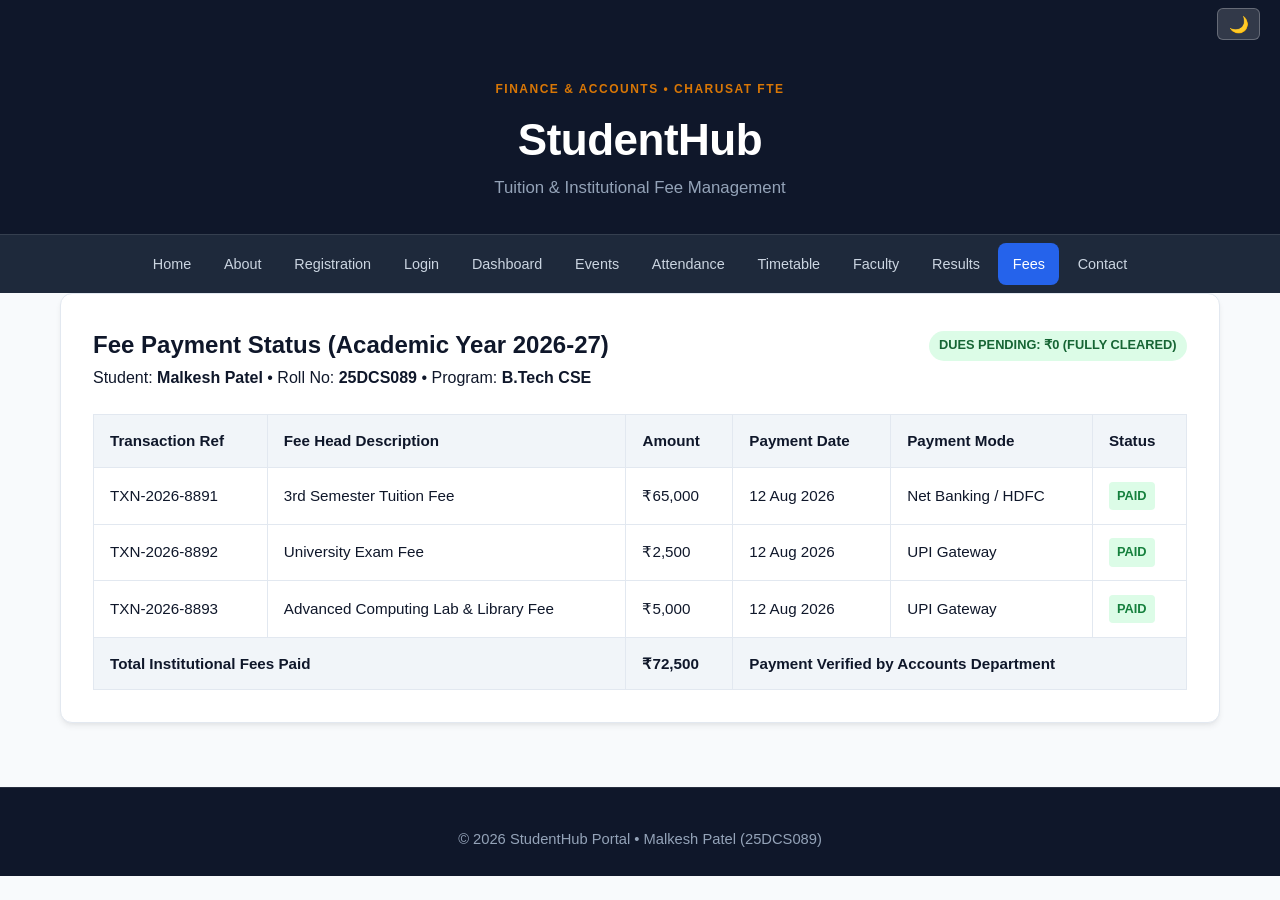
<file: fees.html>
<!DOCTYPE html>
<html lang="en">
<head>
  <meta charset="UTF-8" />
  <meta name="viewport" content="width=device-width, initial-scale=1.0" />
  <title>StudentHub | Fee Details</title>
  <link rel="stylesheet" href="style.css" />
</head>
<body>
  <div class="top-tools">
    <button class="theme-btn" type="button" aria-label="Switch theme" onclick="toggleTheme()">🌙</button>
    <button class="menu-btn" type="button" aria-label="Toggle menu" onclick="toggleMenu()">☰</button>
  </div>

  <header class="site-header">
    <div class="topbar">FINANCE & ACCOUNTS • CHARUSAT FTE</div>
    <div class="header-content">
      <h1>StudentHub</h1>
      <p>Tuition & Institutional Fee Management</p>
    </div>
  </header>

  <nav class="navbar" id="menu" aria-label="Main navigation">
    <a href="index.html">Home</a>
    <a href="about.html">About</a>
    <a href="registration.html">Registration</a>
    <a href="login.html">Login</a>
    <a href="dashboard.html">Dashboard</a>
    <a href="events.html">Events</a>
    <a href="attendence.html">Attendance</a>
    <a href="timetable.html">Timetable</a>
    <a href="faculty.html">Faculty</a>
    <a href="results.html">Results</a>
    <a class="active" href="fees.html">Fees</a>
    <a href="contact.html">Contact</a>
  </nav>

  <main class="section">
    <div class="container">
      <section class="panel">
        <div style="display: flex; justify-content: space-between; align-items: center; flex-wrap: wrap;">
          <h2>Fee Payment Status (Academic Year 2026-27)</h2>
          <div class="badge badge-success">Dues Pending: ₹0 (Fully Cleared)</div>
        </div>
        <p class="muted">Student: <strong>Malkesh Patel</strong> • Roll No: <strong>25DCS089</strong> • Program: <strong>B.Tech CSE</strong></p>

        <div style="overflow-x: auto; margin-top: 1.5rem;">
          <table class="table-responsive" style="width: 100%; border-collapse: collapse;">
            <thead>
              <tr style="background: var(--bg-alt); text-align: left;">
                <th>Transaction Ref</th>
                <th>Fee Head Description</th>
                <th>Amount</th>
                <th>Payment Date</th>
                <th>Payment Mode</th>
                <th>Status</th>
              </tr>
            </thead>
            <tbody>
              <tr>
                <td>TXN-2026-8891</td>
                <td>3rd Semester Tuition Fee</td>
                <td>₹65,000</td>
                <td>12 Aug 2026</td>
                <td>Net Banking / HDFC</td>
                <td><span class="status-tag status-eligible">PAID</span></td>
              </tr>
              <tr>
                <td>TXN-2026-8892</td>
                <td>University Exam Fee</td>
                <td>₹2,500</td>
                <td>12 Aug 2026</td>
                <td>UPI Gateway</td>
                <td><span class="status-tag status-eligible">PAID</span></td>
              </tr>
              <tr>
                <td>TXN-2026-8893</td>
                <td>Advanced Computing Lab & Library Fee</td>
                <td>₹5,000</td>
                <td>12 Aug 2026</td>
                <td>UPI Gateway</td>
                <td><span class="status-tag status-eligible">PAID</span></td>
              </tr>
            </tbody>
            <tfoot>
              <tr style="font-weight: bold; background: var(--bg-alt);">
                <td colspan="2">Total Institutional Fees Paid</td>
                <td>₹72,500</td>
                <td colspan="3">Payment Verified by Accounts Department</td>
              </tr>
            </tfoot>
          </table>
        </div>
      </section>
    </div>
  </main>

  <footer class="footer">
    <div class="container">
      <p>&copy; 2026 StudentHub Portal • Malkesh Patel (25DCS089)</p>
    </div>
  </footer>

  <script src="script.js"></script>
</body>
</html>
</file>
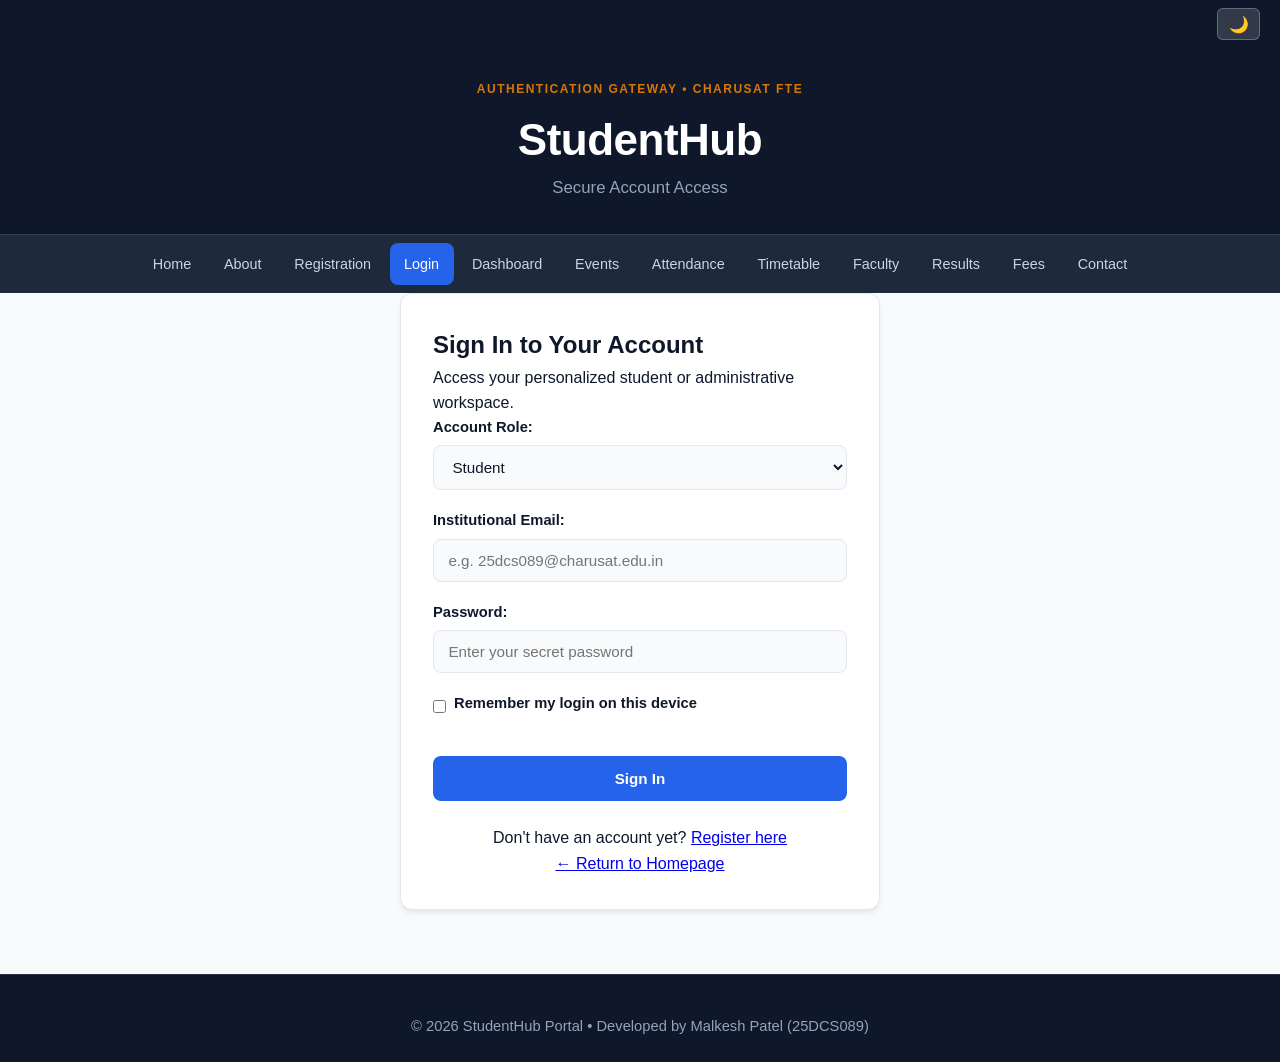
<file: login.html>
<!DOCTYPE html>
<html lang="en">
<head>
  <meta charset="UTF-8" />
  <meta name="viewport" content="width=device-width, initial-scale=1.0" />
  <title>StudentHub | Portal Login</title>
  <link rel="stylesheet" href="style.css" />
</head>
<body>
  <div class="top-tools">
    <button class="theme-btn" type="button" aria-label="Switch theme" onclick="toggleTheme()">🌙</button>
    <button class="menu-btn" type="button" aria-label="Toggle menu" onclick="toggleMenu()">☰</button>
  </div>

  <header class="site-header">
    <div class="topbar">AUTHENTICATION GATEWAY • CHARUSAT FTE</div>
    <div class="header-content">
      <h1>StudentHub</h1>
      <p>Secure Account Access</p>
    </div>
  </header>

  <nav class="navbar" id="menu" aria-label="Main navigation">
    <a href="index.html">Home</a>
    <a href="about.html">About</a>
    <a href="registration.html">Registration</a>
    <a class="active" href="login.html">Login</a>
    <a href="dashboard.html">Dashboard</a>
    <a href="events.html">Events</a>
    <a href="attendence.html">Attendance</a>
    <a href="timetable.html">Timetable</a>
    <a href="faculty.html">Faculty</a>
    <a href="results.html">Results</a>
    <a href="fees.html">Fees</a>
    <a href="contact.html">Contact</a>
  </nav>

  <main class="section">
    <div class="container" style="max-width: 520px;">
      <section class="form-card">
        <h2>Sign In to Your Account</h2>
        <p class="muted">Access your personalized student or administrative workspace.</p>

        <form action="login.php" method="POST" id="loginForm">
          <div class="form-group">
            <label for="role">Account Role:</label>
            <select id="role" name="role" required>
              <option value="student" selected>Student</option>
              <option value="admin">Administrator</option>
            </select>
          </div>

          <div class="form-group">
            <label for="email">Institutional Email:</label>
            <input type="email" id="email" name="email" placeholder="e.g. 25dcs089@charusat.edu.in" required />
          </div>

          <div class="form-group">
            <label for="password">Password:</label>
            <input type="password" id="password" name="password" placeholder="Enter your secret password" required />
          </div>

          <div class="form-group checkbox-group" style="display: flex; align-items: center; gap: 0.5rem;">
            <input type="checkbox" id="remember_me" name="remember_me" value="1" />
            <label for="remember_me">Remember my login on this device</label>
          </div>

          <button class="btn btn-primary" type="submit" style="width: 100%; margin-top: 1rem;">Sign In</button>
        </form>

        <div class="form-footer" style="margin-top: 1.5rem; text-align: center;">
          <p>Don't have an account yet? <a href="registration.html">Register here</a></p>
          <p><a href="index.html">← Return to Homepage</a></p>
        </div>
      </section>
    </div>
  </main>

  <footer class="footer">
    <div class="container">
      <p>&copy; 2026 StudentHub Portal • Developed by Malkesh Patel (25DCS089)</p>
    </div>
  </footer>

  <script src="script.js"></script>
</body>
</html>
</file>
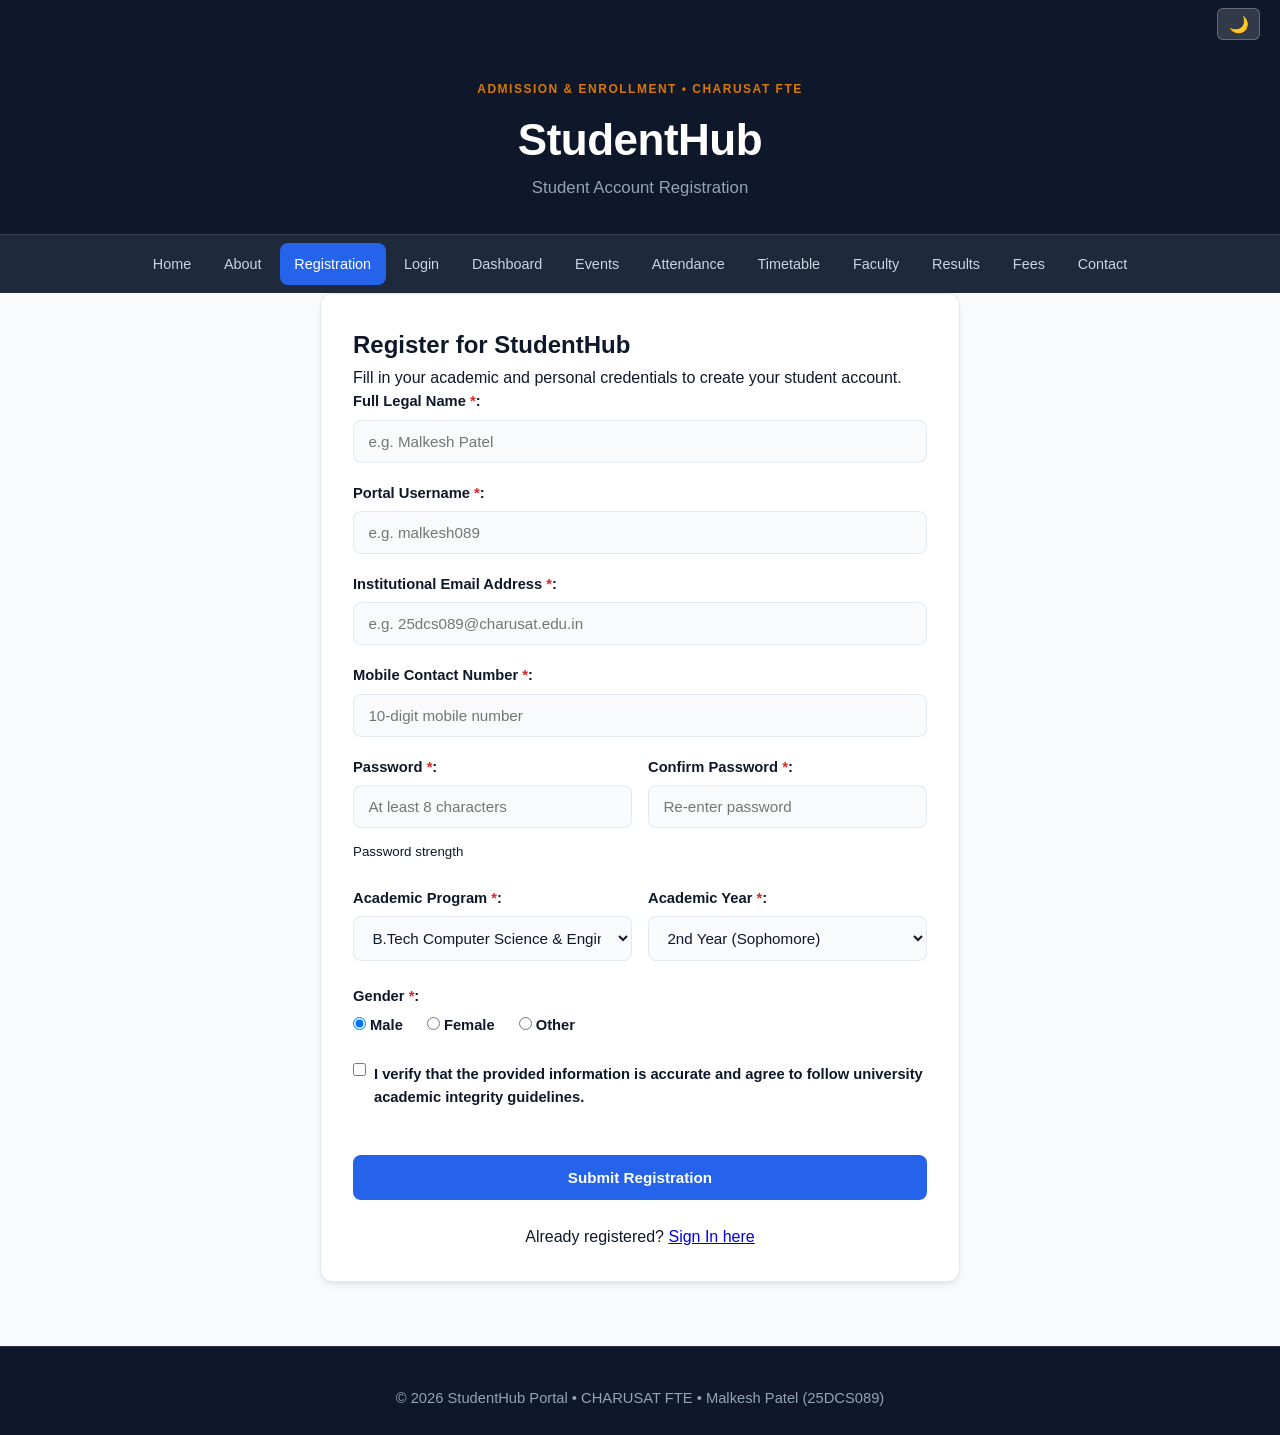
<file: registration.html>
<!DOCTYPE html>
<html lang="en">
<head>
  <meta charset="UTF-8" />
  <meta name="viewport" content="width=device-width, initial-scale=1.0" />
  <title>StudentHub | Student Registration</title>
  <link rel="stylesheet" href="style.css" />
</head>
<body>
  <div class="top-tools">
    <button class="theme-btn" type="button" aria-label="Switch theme" onclick="toggleTheme()">🌙</button>
    <button class="menu-btn" type="button" aria-label="Toggle menu" onclick="toggleMenu()">☰</button>
  </div>

  <header class="site-header">
    <div class="topbar">ADMISSION & ENROLLMENT • CHARUSAT FTE</div>
    <div class="header-content">
      <h1>StudentHub</h1>
      <p>Student Account Registration</p>
    </div>
  </header>

  <nav class="navbar" id="menu" aria-label="Main navigation">
    <a href="index.html">Home</a>
    <a href="about.html">About</a>
    <a class="active" href="registration.html">Registration</a>
    <a href="login.html">Login</a>
    <a href="dashboard.html">Dashboard</a>
    <a href="events.html">Events</a>
    <a href="attendence.html">Attendance</a>
    <a href="timetable.html">Timetable</a>
    <a href="faculty.html">Faculty</a>
    <a href="results.html">Results</a>
    <a href="fees.html">Fees</a>
    <a href="contact.html">Contact</a>
  </nav>

  <main class="section">
    <div class="container" style="max-width: 680px;">
      <section class="form-card">
        <h2>Register for StudentHub</h2>
        <p class="muted">Fill in your academic and personal credentials to create your student account.</p>

        <form action="signup.php" method="POST" id="studentRegistrationForm" novalidate>
          <div class="form-group">
            <label for="fullName">Full Legal Name <span class="required">*</span>:</label>
            <input type="text" id="fullName" name="fullName" placeholder="e.g. Malkesh Patel" required />
            <span class="error-msg" id="fullNameError"></span>
          </div>

          <div class="form-group">
            <label for="username">Portal Username <span class="required">*</span>:</label>
            <input type="text" id="username" name="username" placeholder="e.g. malkesh089" required />
            <span class="error-msg" id="usernameError"></span>
          </div>

          <div class="form-group">
            <label for="email">Institutional Email Address <span class="required">*</span>:</label>
            <input type="email" id="email" name="email" placeholder="e.g. 25dcs089@charusat.edu.in" required />
            <span class="error-msg" id="emailError"></span>
          </div>

          <div class="form-group">
            <label for="mobile">Mobile Contact Number <span class="required">*</span>:</label>
            <input type="tel" id="mobile" name="mobile" placeholder="10-digit mobile number" required />
            <span class="error-msg" id="mobileError"></span>
          </div>

          <div class="form-row" style="display: grid; grid-template-columns: 1fr 1fr; gap: 1rem;">
            <div class="form-group">
              <label for="password">Password <span class="required">*</span>:</label>
              <input type="password" id="password" name="password" placeholder="At least 8 characters" required />
              <div class="password-meter-container" style="margin-top: 0.35rem;">
                <div class="password-meter-bar" id="passwordMeterBar"></div>
                <small id="passwordMeterText" class="muted">Password strength</small>
              </div>
              <span class="error-msg" id="passwordError"></span>
            </div>

            <div class="form-group">
              <label for="confirmPassword">Confirm Password <span class="required">*</span>:</label>
              <input type="password" id="confirmPassword" name="confirmPassword" placeholder="Re-enter password" required />
              <span class="error-msg" id="confirmPasswordError"></span>
            </div>
          </div>

          <div class="form-row" style="display: grid; grid-template-columns: 1fr 1fr; gap: 1rem;">
            <div class="form-group">
              <label for="course">Academic Program <span class="required">*</span>:</label>
              <select id="course" name="course" required>
                <option value="">-- Choose Program --</option>
                <option value="B.Tech CSE" selected>B.Tech Computer Science & Engineering</option>
                <option value="B.Tech IT">B.Tech Information Technology</option>
                <option value="B.Tech CE">B.Tech Computer Engineering</option>
                <option value="BBA">Bachelor of Business Administration</option>
                <option value="B.Com">Bachelor of Commerce</option>
              </select>
              <span class="error-msg" id="courseError"></span>
            </div>

            <div class="form-group">
              <label for="year">Academic Year <span class="required">*</span>:</label>
              <select id="year" name="year" required>
                <option value="">-- Choose Year --</option>
                <option value="1st Year">1st Year (Freshman)</option>
                <option value="2nd Year" selected>2nd Year (Sophomore)</option>
                <option value="3rd Year">3rd Year (Junior)</option>
                <option value="4th Year">4th Year (Senior)</option>
              </select>
              <span class="error-msg" id="yearError"></span>
            </div>
          </div>

          <div class="form-group">
            <label>Gender <span class="required">*</span>:</label>
            <div class="radio-group" style="display: flex; gap: 1.5rem; margin-top: 0.25rem;">
              <label><input type="radio" name="gender" value="Male" checked /> Male</label>
              <label><input type="radio" name="gender" value="Female" /> Female</label>
              <label><input type="radio" name="gender" value="Other" /> Other</label>
            </div>
            <span class="error-msg" id="genderError"></span>
          </div>

          <div class="form-group checkbox-group" style="display: flex; align-items: flex-start; gap: 0.5rem; margin-top: 1rem;">
            <input type="checkbox" id="terms" name="terms" value="1" required />
            <label for="terms">I verify that the provided information is accurate and agree to follow university academic integrity guidelines.</label>
          </div>
          <span class="error-msg" id="termsError"></span>

          <button class="btn btn-primary" type="submit" style="width: 100%; margin-top: 1.25rem;">Submit Registration</button>
        </form>

        <div class="form-footer" style="margin-top: 1.5rem; text-align: center;">
          <p>Already registered? <a href="login.html">Sign In here</a></p>
        </div>
      </section>
    </div>
  </main>

  <footer class="footer">
    <div class="container">
      <p>&copy; 2026 StudentHub Portal • CHARUSAT FTE • Malkesh Patel (25DCS089)</p>
    </div>
  </footer>

  <script src="script.js"></script>
</body>
</html>
</file>
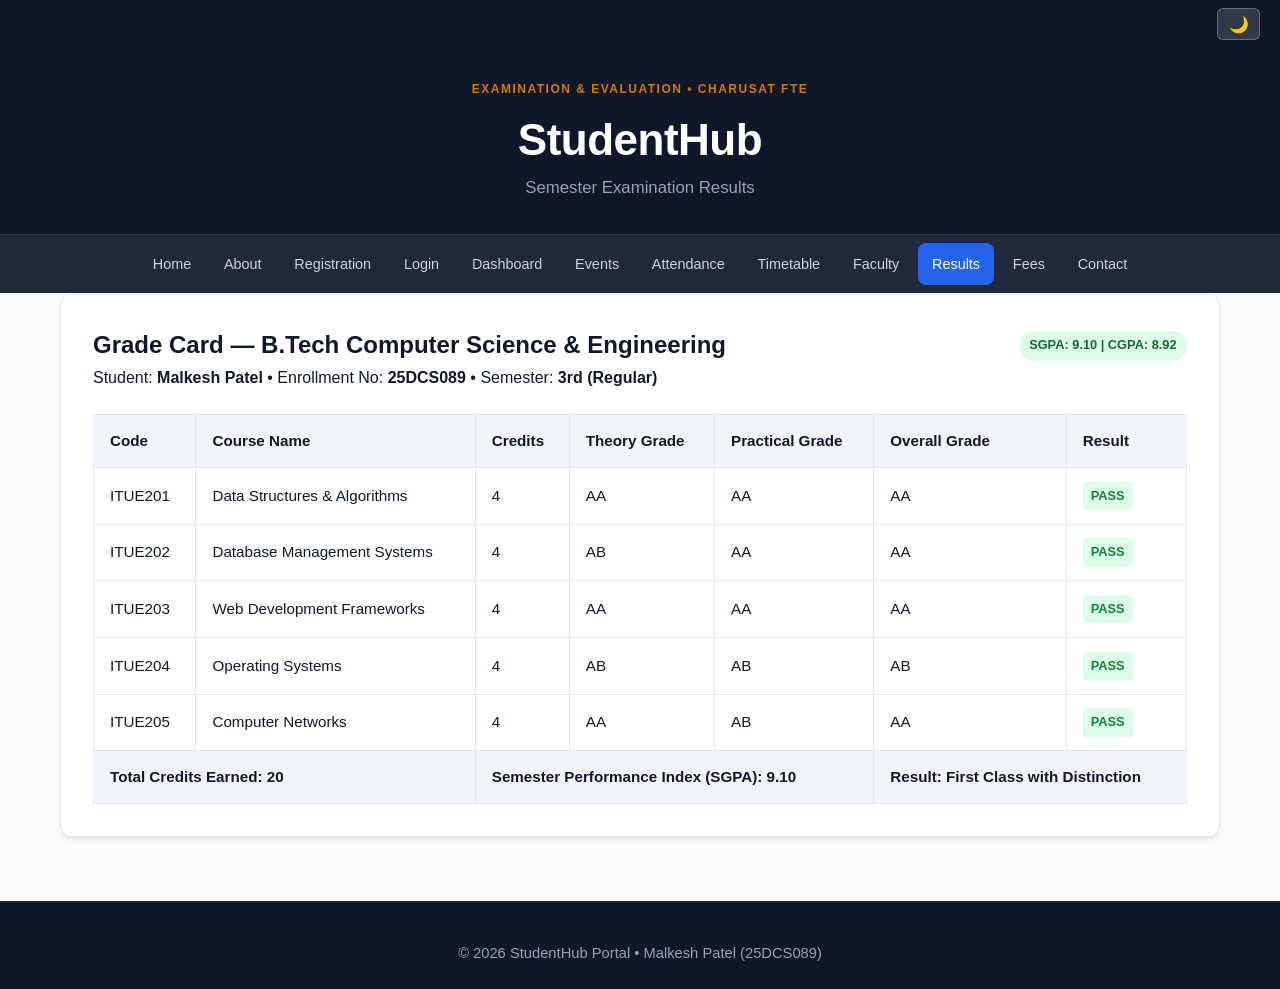
<file: results.html>
<!DOCTYPE html>
<html lang="en">
<head>
  <meta charset="UTF-8" />
  <meta name="viewport" content="width=device-width, initial-scale=1.0" />
  <title>StudentHub | Semester Results</title>
  <link rel="stylesheet" href="style.css" />
</head>
<body>
  <div class="top-tools">
    <button class="theme-btn" type="button" aria-label="Switch theme" onclick="toggleTheme()">🌙</button>
    <button class="menu-btn" type="button" aria-label="Toggle menu" onclick="toggleMenu()">☰</button>
  </div>

  <header class="site-header">
    <div class="topbar">EXAMINATION & EVALUATION • CHARUSAT FTE</div>
    <div class="header-content">
      <h1>StudentHub</h1>
      <p>Semester Examination Results</p>
    </div>
  </header>

  <nav class="navbar" id="menu" aria-label="Main navigation">
    <a href="index.html">Home</a>
    <a href="about.html">About</a>
    <a href="registration.html">Registration</a>
    <a href="login.html">Login</a>
    <a href="dashboard.html">Dashboard</a>
    <a href="events.html">Events</a>
    <a href="attendence.html">Attendance</a>
    <a href="timetable.html">Timetable</a>
    <a href="faculty.html">Faculty</a>
    <a class="active" href="results.html">Results</a>
    <a href="fees.html">Fees</a>
    <a href="contact.html">Contact</a>
  </nav>

  <main class="section">
    <div class="container">
      <section class="panel">
        <div style="display: flex; justify-content: space-between; align-items: center; flex-wrap: wrap;">
          <h2>Grade Card — B.Tech Computer Science & Engineering</h2>
          <div class="badge badge-success">SGPA: 9.10 | CGPA: 8.92</div>
        </div>
        <p class="muted">Student: <strong>Malkesh Patel</strong> • Enrollment No: <strong>25DCS089</strong> • Semester: <strong>3rd (Regular)</strong></p>

        <div style="overflow-x: auto; margin-top: 1.5rem;">
          <table class="table-responsive" style="width: 100%; border-collapse: collapse;">
            <thead>
              <tr style="background: var(--bg-alt); text-align: left;">
                <th>Code</th>
                <th>Course Name</th>
                <th>Credits</th>
                <th>Theory Grade</th>
                <th>Practical Grade</th>
                <th>Overall Grade</th>
                <th>Result</th>
              </tr>
            </thead>
            <tbody>
              <tr>
                <td>ITUE201</td>
                <td>Data Structures & Algorithms</td>
                <td>4</td>
                <td>AA</td>
                <td>AA</td>
                <td>AA</td>
                <td><span class="status-tag status-eligible">PASS</span></td>
              </tr>
              <tr>
                <td>ITUE202</td>
                <td>Database Management Systems</td>
                <td>4</td>
                <td>AB</td>
                <td>AA</td>
                <td>AA</td>
                <td><span class="status-tag status-eligible">PASS</span></td>
              </tr>
              <tr>
                <td>ITUE203</td>
                <td>Web Development Frameworks</td>
                <td>4</td>
                <td>AA</td>
                <td>AA</td>
                <td>AA</td>
                <td><span class="status-tag status-eligible">PASS</span></td>
              </tr>
              <tr>
                <td>ITUE204</td>
                <td>Operating Systems</td>
                <td>4</td>
                <td>AB</td>
                <td>AB</td>
                <td>AB</td>
                <td><span class="status-tag status-eligible">PASS</span></td>
              </tr>
              <tr>
                <td>ITUE205</td>
                <td>Computer Networks</td>
                <td>4</td>
                <td>AA</td>
                <td>AB</td>
                <td>AA</td>
                <td><span class="status-tag status-eligible">PASS</span></td>
              </tr>
            </tbody>
            <tfoot>
              <tr style="font-weight: bold; background: var(--bg-alt);">
                <td colspan="2">Total Credits Earned: 20</td>
                <td colspan="3">Semester Performance Index (SGPA): 9.10</td>
                <td colspan="2">Result: First Class with Distinction</td>
              </tr>
            </tfoot>
          </table>
        </div>
      </section>
    </div>
  </main>

  <footer class="footer">
    <div class="container">
      <p>&copy; 2026 StudentHub Portal • Malkesh Patel (25DCS089)</p>
    </div>
  </footer>

  <script src="script.js"></script>
</body>
</html>
</file>
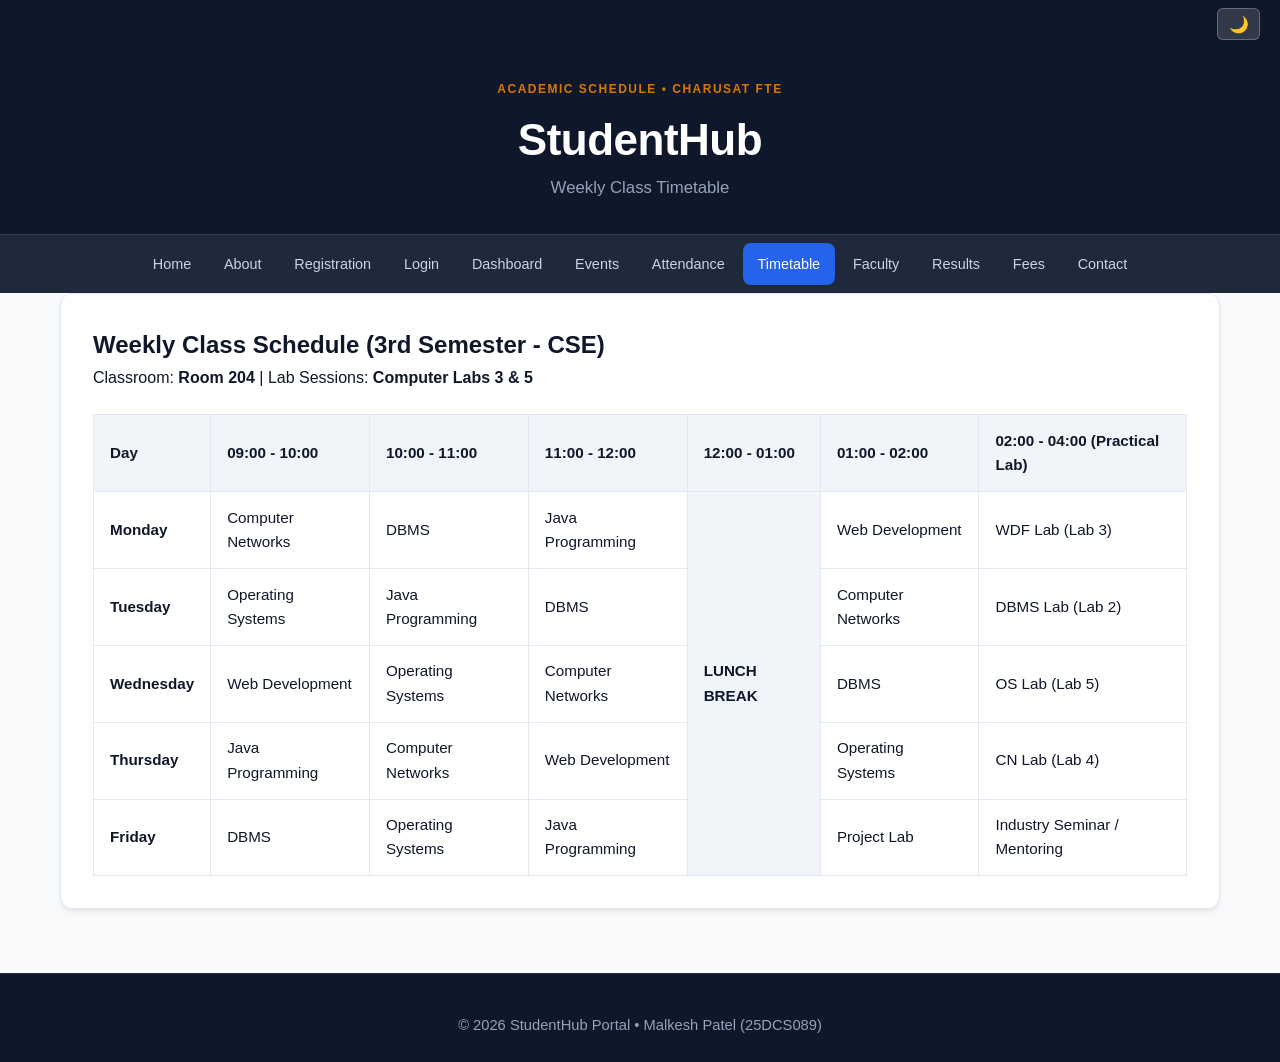
<file: timetable.html>
<!DOCTYPE html>
<html lang="en">
<head>
  <meta charset="UTF-8" />
  <meta name="viewport" content="width=device-width, initial-scale=1.0" />
  <title>StudentHub | Academic Timetable</title>
  <link rel="stylesheet" href="style.css" />
</head>
<body>
  <div class="top-tools">
    <button class="theme-btn" type="button" aria-label="Switch theme" onclick="toggleTheme()">🌙</button>
    <button class="menu-btn" type="button" aria-label="Toggle menu" onclick="toggleMenu()">☰</button>
  </div>

  <header class="site-header">
    <div class="topbar">ACADEMIC SCHEDULE • CHARUSAT FTE</div>
    <div class="header-content">
      <h1>StudentHub</h1>
      <p>Weekly Class Timetable</p>
    </div>
  </header>

  <nav class="navbar" id="menu" aria-label="Main navigation">
    <a href="index.html">Home</a>
    <a href="about.html">About</a>
    <a href="registration.html">Registration</a>
    <a href="login.html">Login</a>
    <a href="dashboard.html">Dashboard</a>
    <a href="events.html">Events</a>
    <a href="attendence.html">Attendance</a>
    <a class="active" href="timetable.html">Timetable</a>
    <a href="faculty.html">Faculty</a>
    <a href="results.html">Results</a>
    <a href="fees.html">Fees</a>
    <a href="contact.html">Contact</a>
  </nav>

  <main class="section">
    <div class="container">
      <section class="panel">
        <h2>Weekly Class Schedule (3rd Semester - CSE)</h2>
        <p class="muted">Classroom: <strong>Room 204</strong> | Lab Sessions: <strong>Computer Labs 3 & 5</strong></p>

        <div style="overflow-x: auto; margin-top: 1.5rem;">
          <table class="table-responsive" style="width: 100%; border-collapse: collapse; text-align: center;">
            <thead>
              <tr style="background: var(--bg-alt);">
                <th>Day</th>
                <th>09:00 - 10:00</th>
                <th>10:00 - 11:00</th>
                <th>11:00 - 12:00</th>
                <th>12:00 - 01:00</th>
                <th>01:00 - 02:00</th>
                <th>02:00 - 04:00 (Practical Lab)</th>
              </tr>
            </thead>
            <tbody>
              <tr>
                <td><strong>Monday</strong></td>
                <td>Computer Networks</td>
                <td>DBMS</td>
                <td>Java Programming</td>
                <td rowspan="5" style="vertical-align: middle; background: var(--bg-alt); font-weight: bold;">LUNCH BREAK</td>
                <td>Web Development</td>
                <td>WDF Lab (Lab 3)</td>
              </tr>
              <tr>
                <td><strong>Tuesday</strong></td>
                <td>Operating Systems</td>
                <td>Java Programming</td>
                <td>DBMS</td>
                <td>Computer Networks</td>
                <td>DBMS Lab (Lab 2)</td>
              </tr>
              <tr>
                <td><strong>Wednesday</strong></td>
                <td>Web Development</td>
                <td>Operating Systems</td>
                <td>Computer Networks</td>
                <td>DBMS</td>
                <td>OS Lab (Lab 5)</td>
              </tr>
              <tr>
                <td><strong>Thursday</strong></td>
                <td>Java Programming</td>
                <td>Computer Networks</td>
                <td>Web Development</td>
                <td>Operating Systems</td>
                <td>CN Lab (Lab 4)</td>
              </tr>
              <tr>
                <td><strong>Friday</strong></td>
                <td>DBMS</td>
                <td>Operating Systems</td>
                <td>Java Programming</td>
                <td>Project Lab</td>
                <td>Industry Seminar / Mentoring</td>
              </tr>
            </tbody>
          </table>
        </div>
      </section>
    </div>
  </main>

  <footer class="footer">
    <div class="container">
      <p>&copy; 2026 StudentHub Portal • Malkesh Patel (25DCS089)</p>
    </div>
  </footer>

  <script src="script.js"></script>
</body>
</html>
</file>
<file: style.css>
:root {
  --navy: #0f172a;
  --navy-light: #1e293b;
  --gold: #d97706;
  --gold-hover: #b45309;
  --primary: #2563eb;
  --primary-hover: #1d4ed8;
  --secondary: #475569;
  --accent: #0284c7;
  --success: #16a34a;
  --warning: #f59e0b;
  --danger: #dc2626;
  --bg: #f8fafc;
  --bg-alt: #f1f5f9;
  --white: #ffffff;
  --text: #0f172a;
  --muted: #64748b;
  --border: #e2e8f0;
  --shadow: 0 4px 6px -1px rgba(0, 0, 0, 0.07), 0 2px 4px -2px rgba(0, 0, 0, 0.05);
  --shadow-lg: 0 10px 15px -3px rgba(0, 0, 0, 0.1), 0 4px 6px -4px rgba(0, 0, 0, 0.1);
  --radius: 12px;
  --radius-sm: 8px;
  --transition: 0.25s ease;
}

body.dark {
  --navy: #090d16;
  --navy-light: #0f172a;
  --bg: #0b0f19;
  --bg-alt: #131b2e;
  --white: #172033;
  --text: #f1f5f9;
  --muted: #94a3b8;
  --border: #223049;
  --shadow: 0 4px 6px -1px rgba(0, 0, 0, 0.4);
}

* {
  box-sizing: border-box;
  margin: 0;
  padding: 0;
}

body {
  font-family: -apple-system, BlinkMacSystemFont, "Segoe UI", Roboto, Oxygen, Ubuntu, Cantarell, "Helvetica Neue", sans-serif;
  background-color: var(--bg);
  color: var(--text);
  line-height: 1.6;
  transition: background-color var(--transition), color var(--transition);
}

.container {
  width: 100%;
  max-width: 1200px;
  margin: 0 auto;
  padding: 0 1.25rem;
}

/* Top tools */
.top-tools {
  display: flex;
  justify-content: flex-end;
  gap: 0.75rem;
  padding: 0.5rem 1.25rem;
  background: var(--navy);
}

.theme-btn, .menu-btn {
  background: rgba(255, 255, 255, 0.15);
  border: 1px solid rgba(255, 255, 255, 0.25);
  color: #fff;
  border-radius: 6px;
  padding: 0.35rem 0.65rem;
  font-size: 1rem;
  cursor: pointer;
  transition: var(--transition);
}

.theme-btn:hover, .menu-btn:hover {
  background: rgba(255, 255, 255, 0.3);
}

.menu-btn {
  display: none;
}

/* Announcement Banner */
.site-banner {
  background: #fef3c7;
  color: #92400e;
  border-bottom: 1px solid #fde68a;
  padding: 0.75rem 1.5rem;
  font-size: 0.92rem;
  text-align: center;
  position: relative;
  font-weight: 500;
}

body.dark .site-banner {
  background: #362506;
  color: #fde68a;
  border-color: #55390b;
}

.banner-close {
  position: absolute;
  right: 1.25rem;
  top: 50%;
  transform: translateY(-50%);
  background: none;
  border: none;
  font-size: 1.25rem;
  cursor: pointer;
  color: inherit;
}

/* Header */
.site-header {
  background: var(--navy);
  color: #ffffff;
  padding: 2rem 0;
  text-align: center;
}

.site-header .topbar {
  font-size: 0.75rem;
  letter-spacing: 1.5px;
  color: var(--gold);
  text-transform: uppercase;
  margin-bottom: 0.35rem;
  font-weight: 700;
}

.site-header h1 {
  font-size: clamp(2rem, 4vw, 2.75rem);
  font-weight: 800;
  letter-spacing: -0.5px;
}

.site-header p {
  color: #94a3b8;
  font-size: 1.05rem;
}

/* Navbar */
.navbar {
  display: flex;
  flex-wrap: wrap;
  justify-content: center;
  gap: 0.25rem;
  background: var(--navy-light);
  padding: 0.5rem 1rem;
  border-top: 1px solid rgba(255, 255, 255, 0.1);
}

.navbar a {
  color: #cbd5e1;
  text-decoration: none;
  padding: 0.6rem 0.9rem;
  font-size: 0.9rem;
  font-weight: 500;
  border-radius: var(--radius-sm);
  transition: var(--transition);
}

.navbar a:hover, .navbar a.active {
  background: var(--primary);
  color: #ffffff;
}

/* Breadcrumb */
.breadcrumb {
  margin-bottom: 1.25rem;
  font-size: 0.9rem;
  color: var(--muted);
}

.breadcrumb a {
  color: var(--primary);
  text-decoration: none;
}

/* Hero Section */
.hero {
  display: grid;
  grid-template-columns: 1.6fr 1.2fr;
  gap: 2rem;
  align-items: center;
  margin-top: 1.5rem;
}

.hero-copy, .hero-panel, .card, .panel, .form-card {
  background: var(--white);
  border: 1px solid var(--border);
  border-radius: var(--radius);
  box-shadow: var(--shadow);
  padding: clamp(1.5rem, 3vw, 2rem);
}

.hero-copy h2 {
  font-size: clamp(1.8rem, 3.5vw, 2.5rem);
  line-height: 1.2;
  margin-bottom: 1rem;
  color: var(--text);
}

.hero-copy p {
  color: var(--muted);
  font-size: 1.05rem;
  margin-bottom: 1.5rem;
}

.hero-actions {
  display: flex;
  flex-wrap: wrap;
  gap: 1rem;
}

.btn {
  display: inline-flex;
  align-items: center;
  justify-content: center;
  padding: 0.75rem 1.4rem;
  font-size: 0.95rem;
  font-weight: 600;
  border-radius: var(--radius-sm);
  text-decoration: none;
  border: 2px solid transparent;
  cursor: pointer;
  transition: var(--transition);
}

.btn-primary {
  background: var(--primary);
  color: #ffffff;
}

.btn-primary:hover {
  background: var(--primary-hover);
  transform: translateY(-2px);
}

.btn-secondary {
  background: var(--gold);
  color: #ffffff;
}

.btn-secondary:hover {
  background: var(--gold-hover);
  transform: translateY(-2px);
}

.btn-danger {
  background: var(--danger);
  color: #ffffff;
}

.quick-links {
  list-style: none;
  margin-top: 1rem;
}

.quick-links li {
  padding: 0.6rem 0;
  border-bottom: 1px solid var(--border);
  font-size: 0.95rem;
}

.quick-links li:last-child {
  border-bottom: none;
}

/* Features Grid */
.features-grid {
  display: grid;
  grid-template-columns: repeat(auto-fit, minmax(260px, 1fr));
  gap: 1.5rem;
  margin-top: 1rem;
}

.card h3, .card h4 {
  margin-bottom: 0.5rem;
  color: var(--text);
}

.card p {
  color: var(--muted);
  font-size: 0.95rem;
  margin-bottom: 1rem;
}

.link-arrow {
  color: var(--primary);
  font-weight: 600;
  text-decoration: none;
  font-size: 0.92rem;
}

.link-arrow:hover {
  text-decoration: underline;
}

/* Metric Cards */
.metrics-grid {
  display: grid;
  grid-template-columns: repeat(auto-fit, minmax(220px, 1fr));
  gap: 1.25rem;
}

.metric-card {
  text-align: center;
  padding: 1.5rem;
}

.metric-num {
  font-size: 2.5rem;
  font-weight: 800;
  color: var(--primary);
  line-height: 1;
  margin-bottom: 0.35rem;
}

.metric-label {
  font-weight: 600;
  color: var(--text);
  margin-bottom: 0.25rem;
}

/* Tables */
.table-responsive {
  width: 100%;
  border-collapse: collapse;
  font-size: 0.95rem;
}

.table-responsive th, .table-responsive td {
  padding: 0.85rem 1rem;
  border: 1px solid var(--border);
  text-align: left;
}

.table-responsive th {
  background: var(--bg-alt);
  font-weight: 600;
}

/* Status Badges */
.badge {
  display: inline-block;
  padding: 0.3rem 0.65rem;
  border-radius: 9999px;
  font-size: 0.8rem;
  font-weight: 700;
  text-transform: uppercase;
}

.badge-primary { background: #dbeafe; color: #1e40af; }
.badge-secondary { background: #fef3c7; color: #92400e; }
.badge-success { background: #dcfce7; color: #166534; }
.badge-danger { background: #fee2e2; color: #991b1b; }

.status-tag {
  display: inline-block;
  padding: 0.25rem 0.5rem;
  border-radius: 4px;
  font-size: 0.8rem;
  font-weight: 600;
}

.status-eligible { background: #dcfce7; color: #15803d; }

/* Forms */
.form-group {
  margin-bottom: 1.2rem;
}

.form-group label {
  display: block;
  font-weight: 600;
  margin-bottom: 0.35rem;
  font-size: 0.92rem;
}

.form-group input[type="text"],
.form-group input[type="email"],
.form-group input[type="password"],
.form-group input[type="tel"],
.form-group select,
.form-group textarea {
  width: 100%;
  padding: 0.75rem 0.9rem;
  border: 1px solid var(--border);
  border-radius: var(--radius-sm);
  background: var(--bg);
  color: var(--text);
  font-size: 0.95rem;
  outline: none;
  transition: border-color var(--transition);
}

.form-group input:focus,
.form-group select:focus,
.form-group textarea:focus {
  border-color: var(--primary);
  box-shadow: 0 0 0 3px rgba(37, 99, 235, 0.15);
}

.form-group input.invalid,
.form-group select.invalid {
  border-color: var(--danger);
}

.error-msg {
  display: block;
  font-size: 0.82rem;
  color: var(--danger);
  margin-top: 0.3rem;
  font-weight: 500;
}

.required {
  color: var(--danger);
}

/* Password strength bar */
.password-meter-bar {
  height: 4px;
  width: 0;
  background: var(--danger);
  border-radius: 2px;
  transition: width 0.3s ease, background-color 0.3s ease;
}

/* Modal Popup */
.modal-overlay {
  display: none;
  position: fixed;
  top: 0;
  left: 0;
  width: 100%;
  height: 100%;
  background: rgba(0, 0, 0, 0.5);
  backdrop-filter: blur(4px);
  z-index: 1000;
  align-items: center;
  justify-content: center;
}

.modal-content {
  background: var(--white);
  padding: 2rem;
  border-radius: var(--radius);
  max-width: 500px;
  width: 90%;
  box-shadow: var(--shadow-lg);
  position: relative;
}

.modal-close {
  position: absolute;
  top: 1rem;
  right: 1.25rem;
  font-size: 1.5rem;
  cursor: pointer;
  background: none;
  border: none;
  color: var(--muted);
}

/* FAQ Accordion */
.faq-item {
  border-bottom: 1px solid var(--border);
  padding: 1rem 0;
}

.faq-btn {
  width: 100%;
  display: flex;
  justify-content: space-between;
  align-items: center;
  background: none;
  border: none;
  font-size: 1.05rem;
  font-weight: 600;
  color: var(--text);
  cursor: pointer;
  text-align: left;
}

.faq-answer {
  display: none;
  padding-top: 0.75rem;
  color: var(--muted);
  line-height: 1.7;
}

/* Carousel / Notice Slider */
.slider-container {
  position: relative;
  overflow: hidden;
  border-radius: var(--radius);
  background: var(--navy-light);
  color: #fff;
  padding: 2rem;
  min-height: 180px;
}

.slide {
  display: none;
}

.slide.active {
  display: block;
}

/* Management Tables & Actions */
.management-actions {
  display: flex;
  gap: 0.5rem;
}

.management-actions .btn {
  padding: 0.4rem 0.8rem;
  font-size: 0.82rem;
}

/* Footer */
.footer {
  background: var(--navy);
  color: #94a3b8;
  padding: 2.5rem 0 1.5rem;
  text-align: center;
  margin-top: 4rem;
  border-top: 1px solid rgba(255, 255, 255, 0.1);
  font-size: 0.92rem;
}

.sub-footer {
  font-size: 0.85rem;
  margin-top: 0.5rem;
  color: #64748b;
}

/* Media Queries */
@media (max-width: 768px) {
  .menu-btn {
    display: inline-block;
  }

  .navbar {
    display: none;
    flex-direction: column;
    align-items: stretch;
  }

  .navbar.show {
    display: flex;
  }

  .hero {
    grid-template-columns: 1fr;
  }

  .contact-grid, .dashboard-columns {
    grid-template-columns: 1fr !important;
  }

  .form-row {
    grid-template-columns: 1fr !important;
  }
}
</file>
